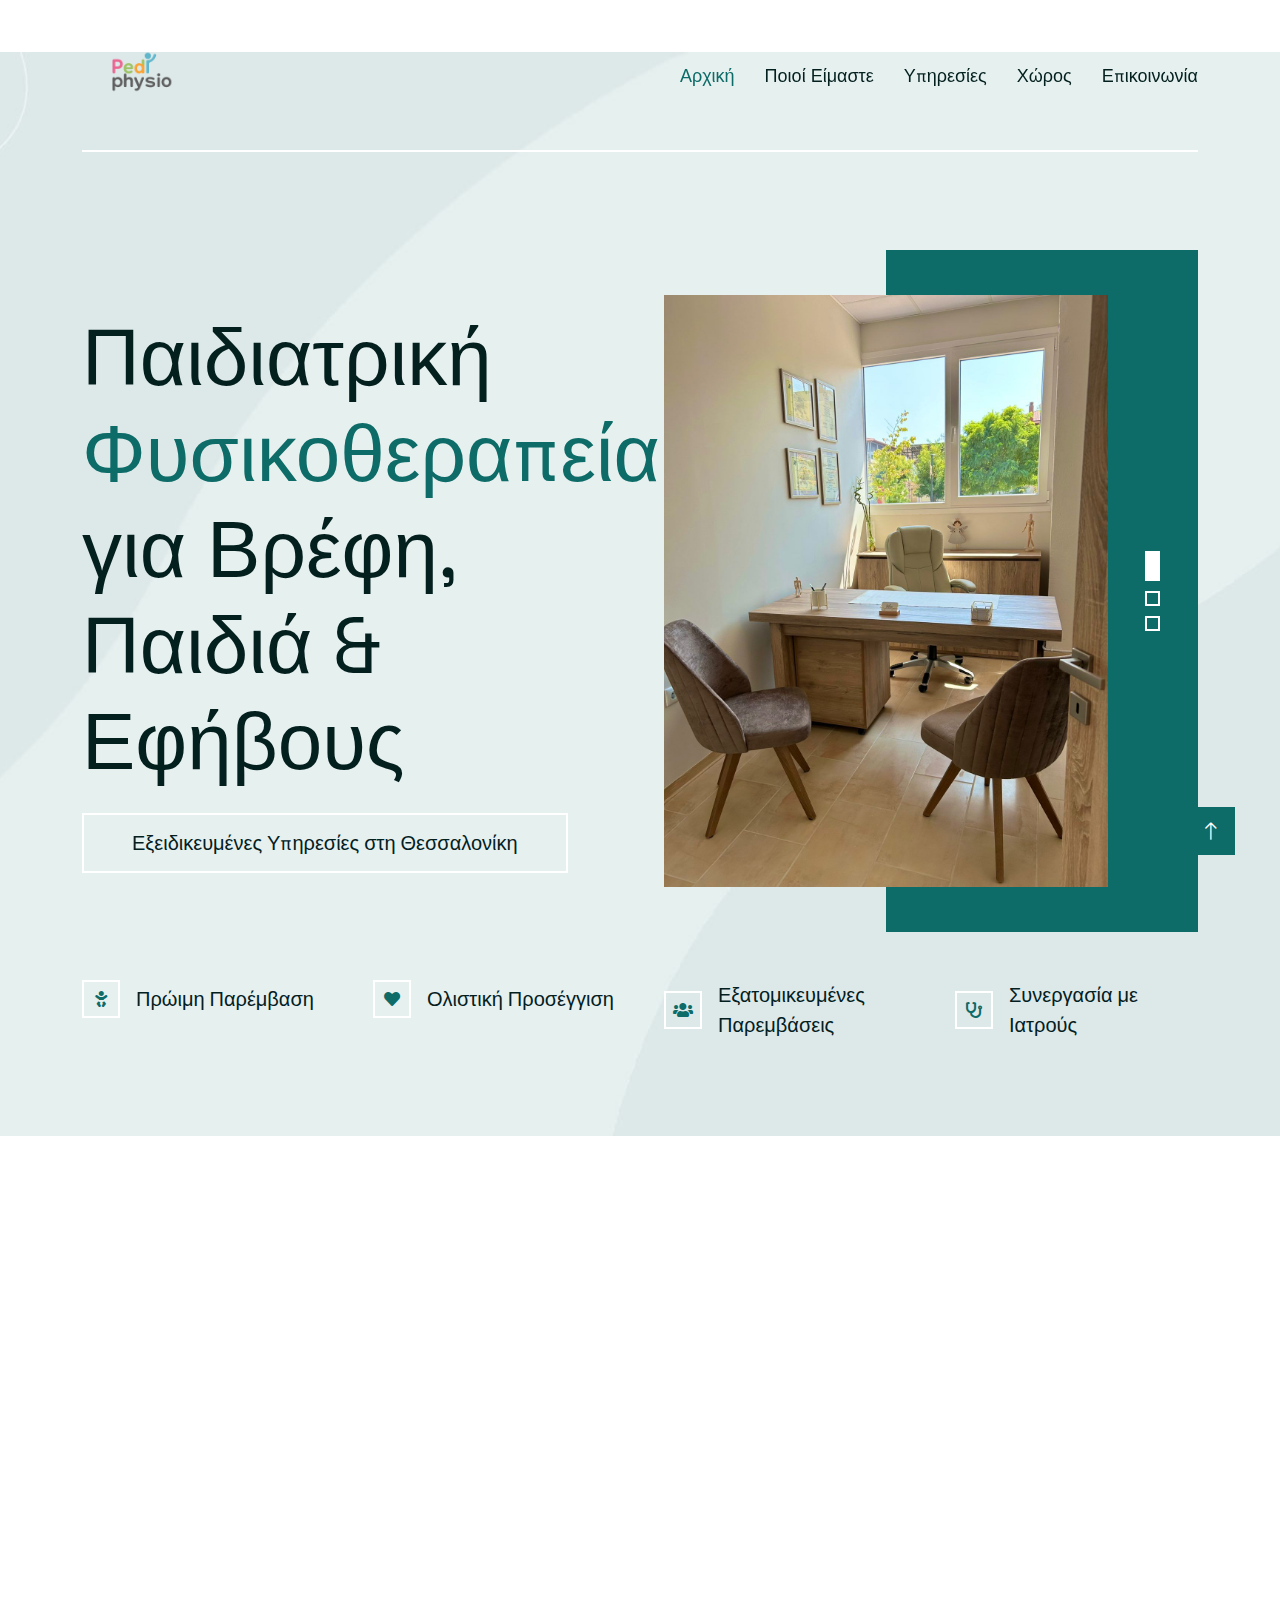
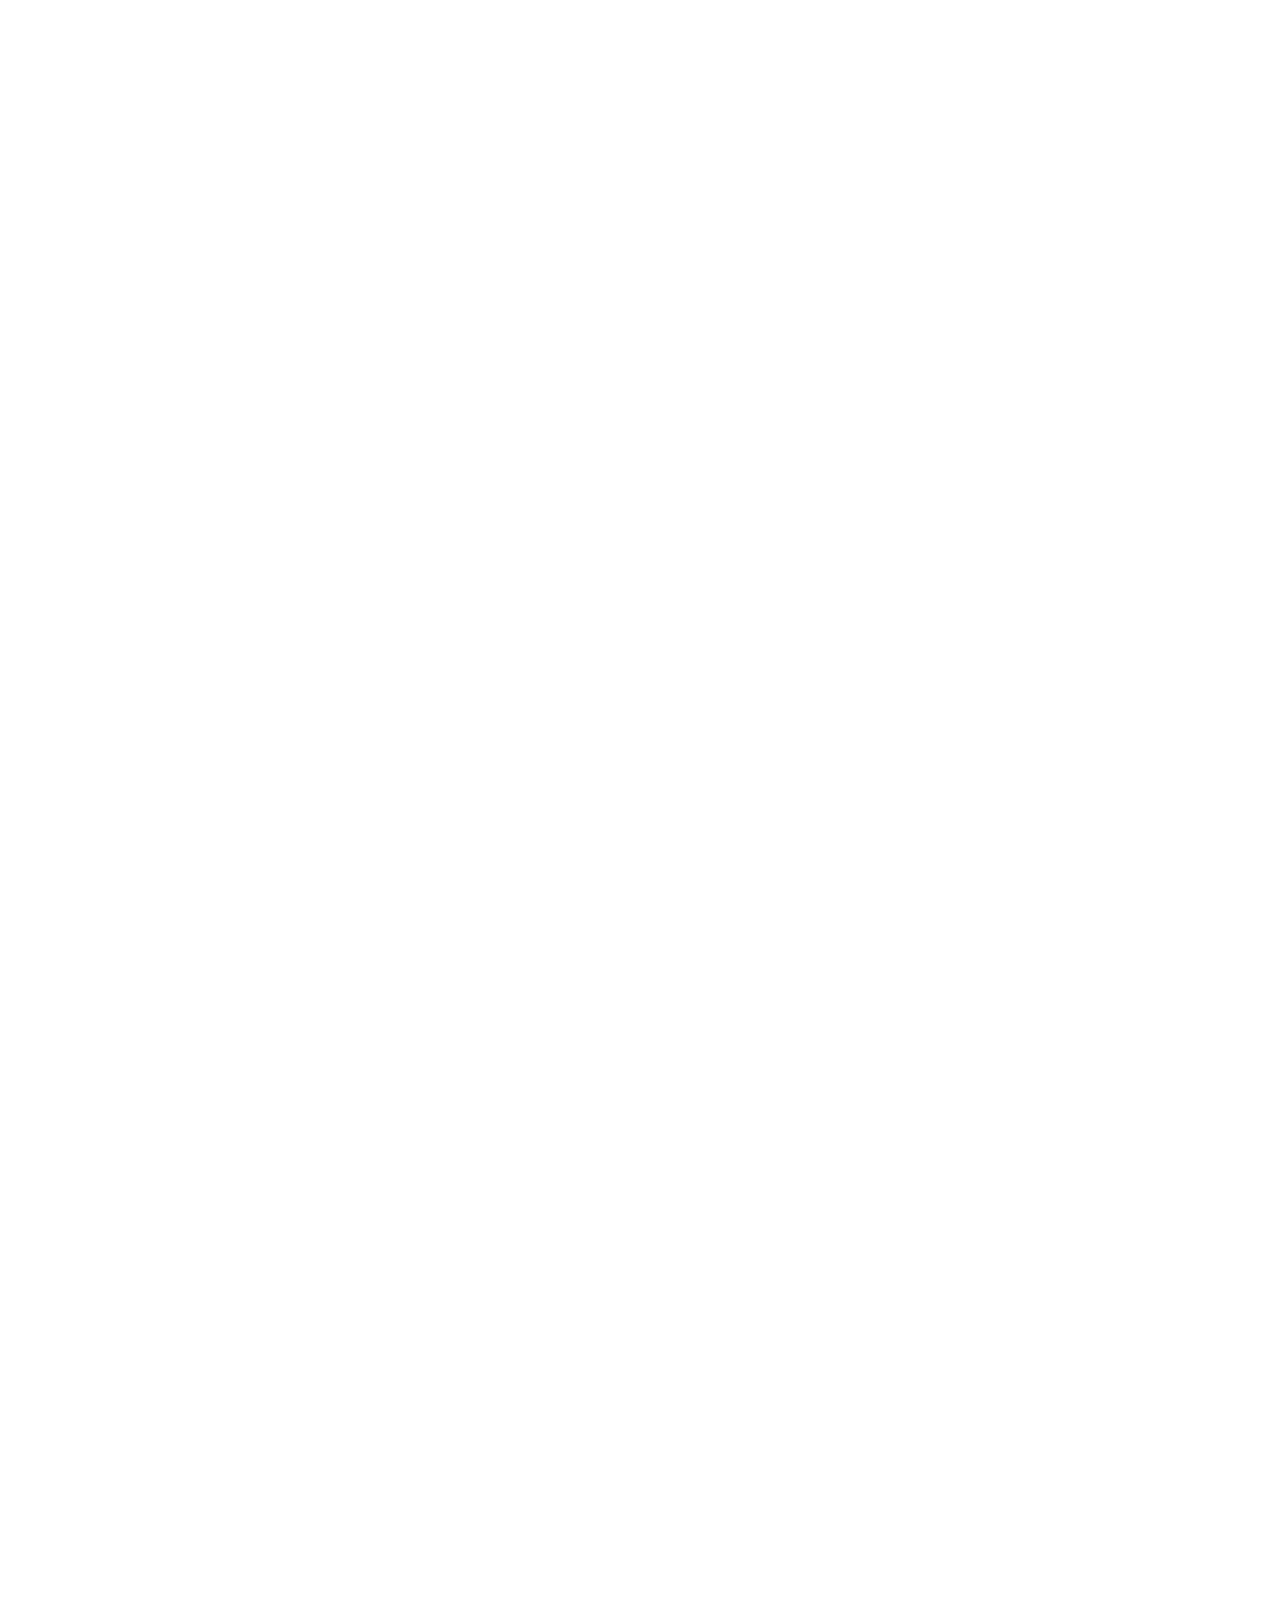
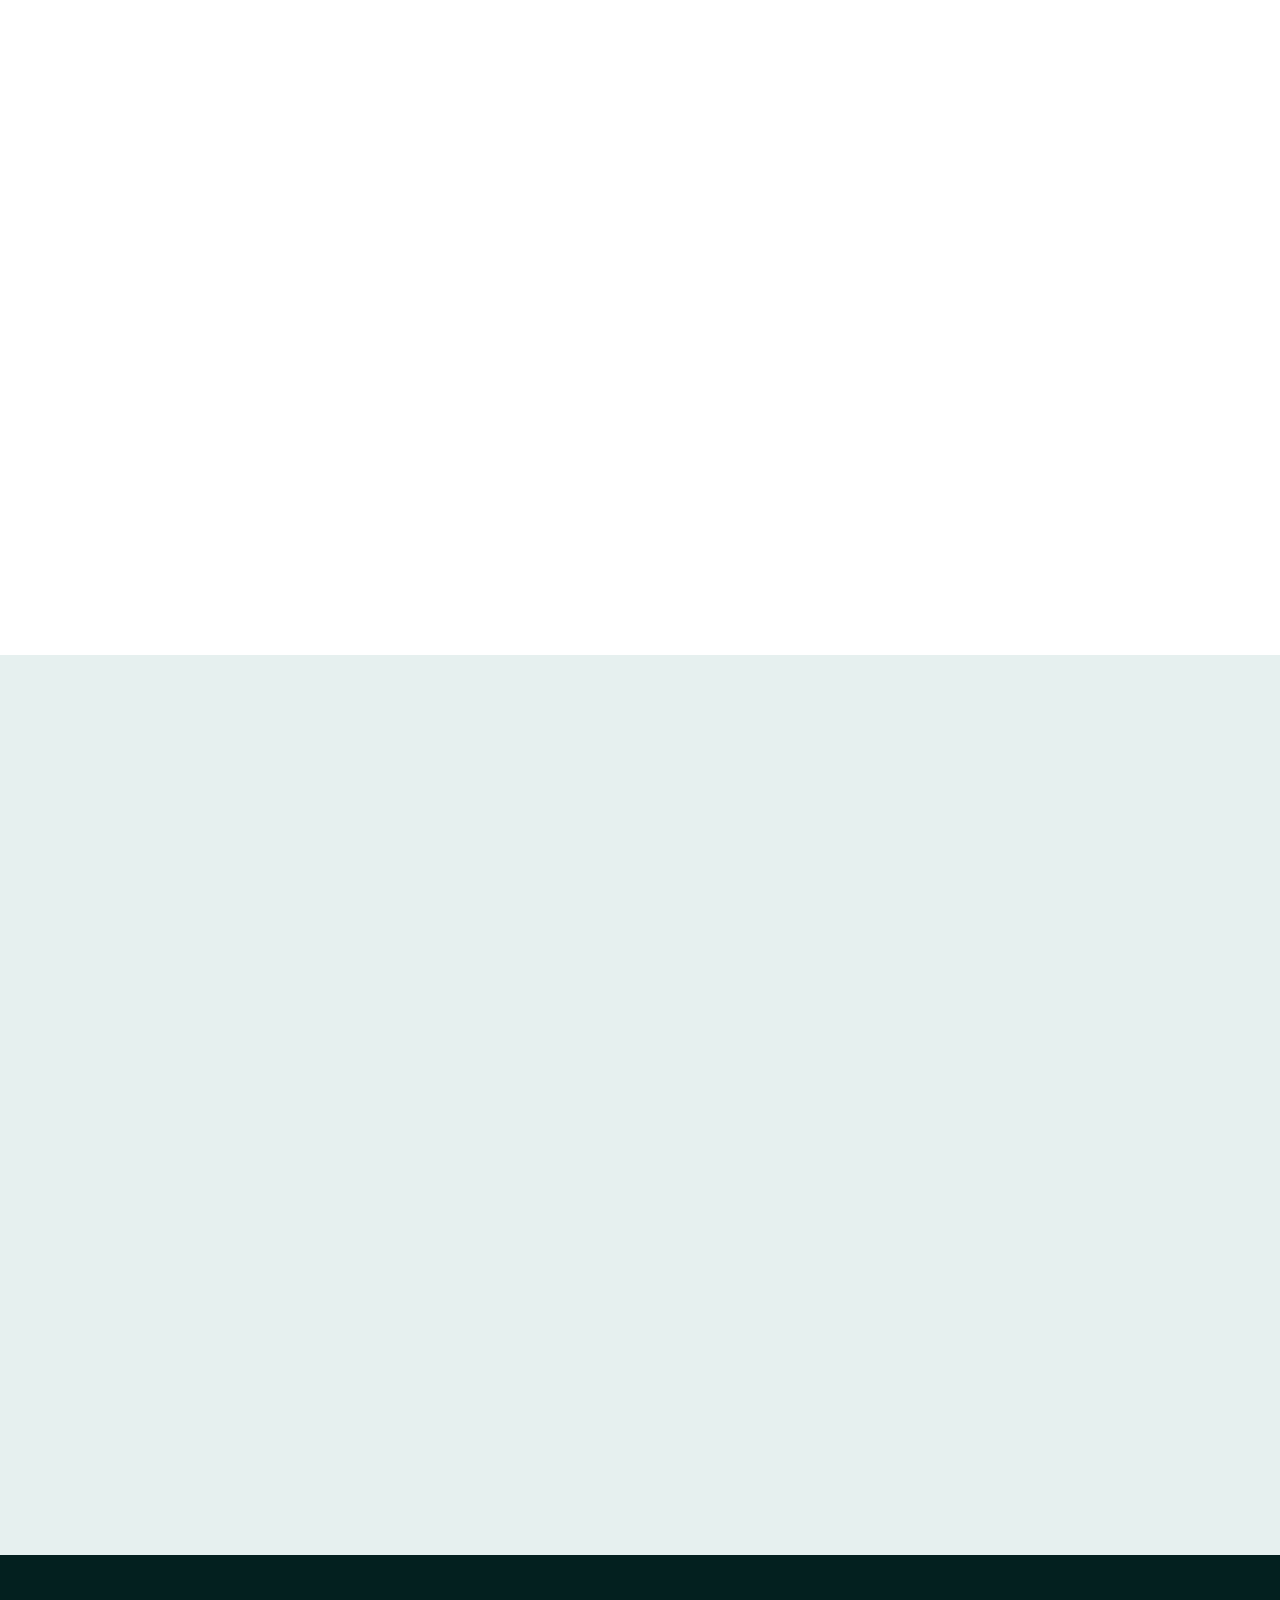
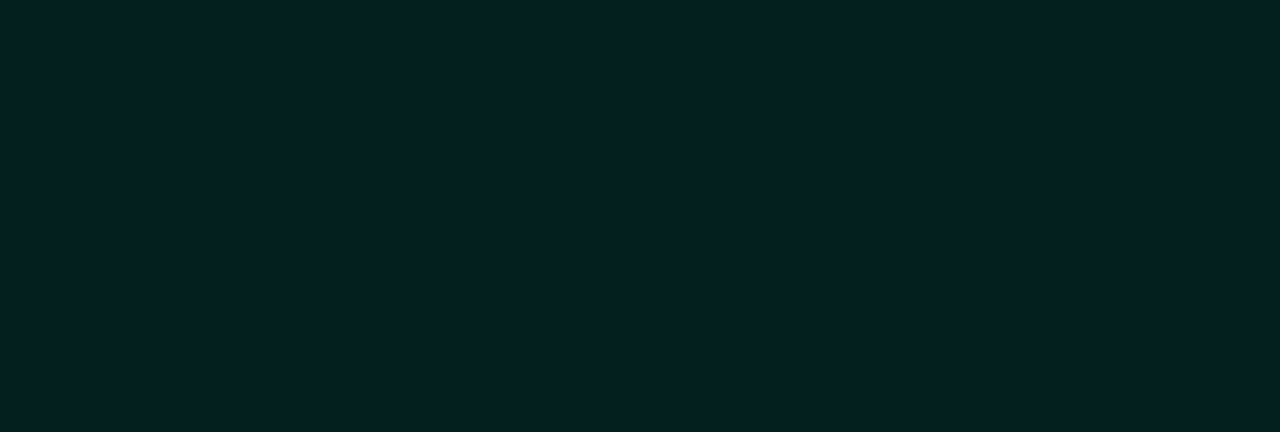
<file: index.html>
<!DOCTYPE html>
<html lang="en">

<head>
    <meta charset="utf-8">
    <title>Pediphysio - Παιδιατρική Φυσικοθεραπεία Θεσσαλονίκη</title>
    <meta content="width=device-width, initial-scale=1.0" name="viewport">
    <meta content="παιδιατρική φυσικοθεραπεία, βρέφη, παιδιά, εφήβους, Θεσσαλονίκη, κινητικές δυσκολίες" name="keywords">
    <meta content="Το Pediphysio προσφέρει εξειδικευμένες υπηρεσίες Παιδιατρικής Φυσικοθεραπείας σε βρέφη, παιδιά και εφήβους στη Θεσσαλονίκη" name="description">

    <!-- Google tag (gtag.js) -->
    <script async src="https://www.googletagmanager.com/gtag/js?id=AW-17615848475"></script>
    <script>
        window.dataLayer = window.dataLayer || [];
        function gtag(){dataLayer.push(arguments);} 
        gtag('js', new Date());

        gtag('config', 'AW-17615848475');
    </script>

    <!-- Favicon -->
    <link href="img/favicon.ico" rel="icon">

    <!-- Google Web Fonts -->
    <link rel="preconnect" href="https://fonts.googleapis.com">
    <link rel="preconnect" href="https://fonts.gstatic.com" crossorigin>
    <link href="https://fonts.googleapis.com/css2?family=Open+Sans&family=Space+Grotesk&family=Poppins:wght@300;400;500;600;700&display=swap" rel="stylesheet">

    <!-- Icon Font Stylesheet -->
    <link href="https://cdnjs.cloudflare.com/ajax/libs/font-awesome/5.10.0/css/all.min.css" rel="stylesheet">
    <link href="https://cdn.jsdelivr.net/npm/bootstrap-icons@1.4.1/font/bootstrap-icons.css" rel="stylesheet">

    <!-- Libraries Stylesheet -->
    <link href="lib/animate/animate.min.css" rel="stylesheet">
    <link href="lib/owlcarousel/assets/owl.carousel.min.css" rel="stylesheet">

    <!-- Customized Bootstrap Stylesheet -->
    <link href="css/bootstrap.min.css" rel="stylesheet">

    <!-- Template Stylesheet -->
    <link href="css/style.css?v=1.1" rel="stylesheet">
</head>

<body>
    <!-- Spinner Start -->
    <div id="spinner"
        class="show bg-white position-fixed translate-middle w-100 vh-100 top-50 start-50 d-flex align-items-center justify-content-center">
        <div class="spinner-grow text-primary" style="width: 3rem; height: 3rem;" role="status">
            <span class="sr-only">Loading...</span>
        </div>
    </div>
    <!-- Spinner End -->


    <!-- Navbar Start -->
    <div class="container-fluid sticky-top">
        <div class="container">
            <nav class="navbar navbar-expand-lg navbar-light border-bottom border-2 border-white">
                <a href="index.html" class="navbar-brand">
                    <img src="img/logo.png" alt="Pediphysio" style="height: 110px;">
                </a>
                <button type="button" class="navbar-toggler ms-auto me-0" data-bs-toggle="collapse"
                    data-bs-target="#navbarCollapse">
                    <span class="navbar-toggler-icon"></span>
                </button>
                <div class="collapse navbar-collapse" id="navbarCollapse">
                    <div class="navbar-nav ms-auto">
                        <a href="index.html" class="nav-item nav-link active">Αρχική</a>
                        <a href="about.html" class="nav-item nav-link">Ποιοί Είμαστε</a>
                        <a href="service.html" class="nav-item nav-link">Υπηρεσίες</a>
                        <a href="project.html" class="nav-item nav-link">Χώρος</a>
                        <a href="contact.html" class="nav-item nav-link">Επικοινωνία</a>
                    </div>
                </div>
            </nav>
        </div>
    </div>
    <!-- Navbar End -->


    <!-- Hero Start -->
    <div class="container-fluid pb-5 hero-header bg-light mb-5">
        <div class="container py-5">
            <div class="row g-5 align-items-center mb-5">
                <div class="col-lg-6">
                    <h1 class="display-1 mb-4 animated slideInRight">Παιδιατρική <span class="text-primary">Φυσικοθεραπεία</span>
                        για Βρέφη, Παιδιά & Εφήβους</h1>
                    <h5 class="d-inline-block border border-2 border-white py-3 px-5 mb-0 animated slideInRight">
                        Εξειδικευμένες Υπηρεσίες στη Θεσσαλονίκη</h5>
                </div>
                <div class="col-lg-6">
                    <div class="owl-carousel header-carousel animated fadeIn">
                        <img class="img-fluid" src="img/hero-slider-1.jpg" alt="">
                        <img class="img-fluid" src="img/hero-slider-2.jpg" alt="">
                        <img class="img-fluid" src="img/hero-slider-3.jpg" alt="">
                    </div>
                </div>
            </div>
            <div class="row g-5 animated fadeIn">
                <div class="col-md-6 col-lg-3">
                    <div class="d-flex align-items-center">
                        <div class="flex-shrink-0 btn-square border border-2 border-white me-3">
                            <i class="fa fa-baby text-primary"></i>
                        </div>
                        <h5 class="lh-base mb-0">Πρώιμη Παρέμβαση</h5>
                    </div>
                </div>
                <div class="col-md-6 col-lg-3">
                    <div class="d-flex align-items-center">
                        <div class="flex-shrink-0 btn-square border border-2 border-white me-3">
                            <i class="fa fa-heart text-primary"></i>
                        </div>
                        <h5 class="lh-base mb-0">Ολιστική Προσέγγιση</h5>
                    </div>
                </div>
                <div class="col-md-6 col-lg-3">
                    <div class="d-flex align-items-center">
                        <div class="flex-shrink-0 btn-square border border-2 border-white me-3">
                            <i class="fa fa-users text-primary"></i>
                        </div>
                        <h5 class="lh-base mb-0">Εξατομικευμένες Παρεμβάσεις</h5>
                    </div>
                </div>
                <div class="col-md-6 col-lg-3">
                    <div class="d-flex align-items-center">
                        <div class="flex-shrink-0 btn-square border border-2 border-white me-3">
                            <i class="fa fa-stethoscope text-primary"></i>
                        </div>
                        <h5 class="lh-base mb-0">Συνεργασία με Ιατρούς</h5>
                    </div>
                </div>
            </div>
        </div>
    </div>
    <!-- Hero End -->


    <!-- About Start -->
    <div class="container-fluid py-5">
        <div class="container">
            <div class="row g-5">
                <div class="col-lg-6">
                    <div class="row">
                        <div class="col-6 wow fadeIn" data-wow-delay="0.1s">
                            <img class="img-fluid" src="img/about-1.jpg" alt="">
                        </div>
                        <div class="col-6 wow fadeIn" data-wow-delay="0.3s">
                            <div class="position-relative h-100">
                                <img class="img-fluid w-100" src="img/about-2.jpg" alt="" style="height: 70%; object-fit: cover;">
                                <div class="position-absolute bottom-0 w-100 d-flex align-items-center justify-content-center bg-primary px-3 py-3" style="height: 30%;">
                                    <h4 class="text-white lh-base mb-0 text-center">Εξειδικευμένη Φροντίδα για Παιδιά</h4>
                                </div>
                            </div>
                        </div>
                    </div>
                </div>
                <div class="col-lg-6 wow fadeIn" data-wow-delay="0.5s">
                    <h1 class="mb-5"><span class="text-primary bg-light px-2">Σχετικά</span> με το
                        Pediphysio</h1>
                    <p class="mb-4">Το Pediphysio προσφέρει εξειδικευμένες υπηρεσίες Παιδιατρικής Φυσικοθεραπείας σε βρέφη, παιδιά και εφήβους που αντιμετωπίζουν κινητικές δυσκολίες, είτε συγγενείς είτε επίκτητες.</p>
                    <p class="mb-5">Με επίκεντρο το παιδί και την οικογένειά του, εφαρμόζουμε μια ολιστική προσέγγιση βασισμένη σε σύγχρονα επιστημονικά εργαλεία, διαρκή συνεργασία με την ιατρική ομάδα και εξατομικευμένες παρεμβάσεις και συμβουλευτική υποστήριξη.</p>
                    <div class="row g-3">
                        <div class="col-sm-6">
                            <h6 class="mb-3"><i class="fa fa-check text-primary me-2"></i>Εξειδικευμένο Προσωπικό</h6>
                            <h6 class="mb-0"><i class="fa fa-check text-primary me-2"></i>Μεταπτυχιακή Εκπαίδευση</h6>
                        </div>
                        <div class="col-sm-6">
                            <h6 class="mb-3"><i class="fa fa-check text-primary me-2"></i>Ολιστική Προσέγγιση</h6>
                            <h6 class="mb-0"><i class="fa fa-check text-primary me-2"></i>Συνεργασία με Ιατρούς</h6>
                        </div>
                    </div>
                    <div class="d-flex align-items-center mt-5">
                        <a class="btn btn-primary px-4 me-2" href="about.html">Μάθετε Περισσότερα</a>
                        <a class="btn btn-outline-primary btn-square border-2 me-2" href="https://www.facebook.com/Pediphysio" target="_blank" rel="noopener noreferrer"><i
                                class="fab fa-facebook-f"></i></a>
                        <a class="btn btn-outline-primary btn-square border-2" href="https://www.instagram.com/pediphysio_" target="_blank" rel="noopener noreferrer"><i
                                class="fab fa-instagram"></i></a>
                    </div>
                </div>
            </div>
        </div>
    </div>
    <!-- About End -->


    <!-- Feature Start -->
    <div class="container-fluid py-5">
        <div class="container">
            <div class="text-center wow fadeIn" data-wow-delay="0.1s">
                <h1 class="mb-5">Γιατί να Επιλέξετε <span class="text-primary bg-light px-2">Το Pediphysio</span>
                </h1>
            </div>
            <div class="row g-5 align-items-center text-center">
                <div class="col-md-6 col-lg-4 wow fadeIn" data-wow-delay="0.1s">
                    <i class="fa fa-baby fa-5x text-primary mb-4"></i>
                    <h4>Πρώιμη Παρέμβαση</h4>
                    <p class="mb-0">Εξειδικευμένες υπηρεσίες για βρέφη με στόχο την πρόληψη κινητικών δυσλειτουργιών και την υποστήριξη της αισθητικοκινητικής ανάπτυξης.</p>
                </div>
                <div class="col-md-6 col-lg-4 wow fadeIn" data-wow-delay="0.3s">
                    <i class="fa fa-graduation-cap fa-5x text-primary mb-4"></i>
                    <h4>Μεταπτυχιακή Εκπαίδευση</h4>
                    <p class="mb-0">Η Εβελίνα είναι απόφοιτη Μεταπτυχιακού Προγράμματος στην Παιδιατρική Φυσικοθεραπεία και έχει ολοκληρώσει εξειδίκευση στη μέθοδο NDT Bobath καθώς και στη μέθοδο Baby Bobath.</p>
                </div>
                <div class="col-md-6 col-lg-4 wow fadeIn" data-wow-delay="0.5s">
                    <i class="fa fa-heart fa-5x text-primary mb-4"></i>
                    <h4>Ολιστική Προσέγγιση</h4>
                    <p class="mb-0">Με επίκεντρο το παιδί και την οικογένεια, εφαρμόζουμε εξατομικευμένες παρεμβάσεις και συμβουλευτική υποστήριξη.</p>
                </div>
                <div class="col-md-6 col-lg-4 wow fadeIn" data-wow-delay="0.1s">
                    <i class="fa fa-stethoscope fa-5x text-primary mb-4"></i>
                    <h4>Συνεργασία με Ιατρούς</h4>
                    <p class="mb-0">Διαρκής συνεργασία με την ιατρική ομάδα για συντονισμένη και ολοκληρωμένη προσέγγιση στη θεραπεία.</p>
                </div>
                <div class="col-md-6 col-lg-4 wow fadeIn" data-wow-delay="0.3s">
                    <i class="fa fa-users fa-5x text-primary mb-4"></i>
                    <h4>Εξατομικευμένες Παρεμβάσεις</h4>
                    <p class="mb-0">Κάθε παιδί είναι μοναδικό. Δημιουργούμε εξατομικευμένα θεραπευτικά προγράμματα βασισμένα στις ανάγκες του.</p>
                </div>
                <div class="col-md-6 col-lg-4 wow fadeIn" data-wow-delay="0.5s">
                    <i class="fa fa-clipboard-check fa-5x text-primary mb-4"></i>
                    <h4>Σύγχρονα Εργαλεία</h4>
                    <p class="mb-0">Χρησιμοποιούμε σύγχρονα επιστημονικά εργαλεία και μεθόδους για την καλύτερη δυνατή αξιολόγηση και θεραπεία.</p>
                </div>
            </div>
        </div>
    </div>
    <!-- Feature End -->


    <!-- Project Start -->
    <div class="container-fluid mt-5">
        <div class="container mt-5">
            <div class="row g-0">
                <div class="col-lg-5 wow fadeIn" data-wow-delay="0.1s">
                    <div class="d-flex flex-column justify-content-center bg-primary h-100 p-5">
                        <h1 class="text-white mb-5">Ο <span
                                class="text-primary bg-light px-2">Χώρος</span> μας</h1>
                        <h4 class="text-white mb-0"><span class="display-1">100</span> τ.μ. σύγχρονος χώρος στην Ευκαρπία</h4>
                    </div>
                </div>
                <div class="col-lg-7">
                    <div class="row g-0">
                        <div class="col-md-6 col-lg-4 wow fadeIn" data-wow-delay="0.2s">
                            <div class="project-item position-relative overflow-hidden">
                                <img class="img-fluid w-100" src="img/project-1.jpg" alt="">
                            </div>
                        </div>
                        <div class="col-md-6 col-lg-4 wow fadeIn" data-wow-delay="0.3s">
                            <div class="project-item position-relative overflow-hidden">
                                <img class="img-fluid w-100" src="img/project-2.jpg" alt="">
                            </div>
                        </div>
                        <div class="col-md-6 col-lg-4 wow fadeIn" data-wow-delay="0.4s">
                            <div class="project-item position-relative overflow-hidden">
                                <img class="img-fluid w-100" src="img/project-3.jpg" alt="">
                            </div>
                        </div>
                        <div class="col-md-6 col-lg-4 wow fadeIn" data-wow-delay="0.5s">
                            <div class="project-item position-relative overflow-hidden">
                                <img class="img-fluid w-100" src="img/project-4.jpg" alt="">
                            </div>
                        </div>
                        <div class="col-md-6 col-lg-4 wow fadeIn" data-wow-delay="0.6s">
                            <div class="project-item position-relative overflow-hidden">
                                <img class="img-fluid w-100" src="img/project-5.jpg" alt="">
                            </div>
                        </div>
                        <div class="col-md-6 col-lg-4 wow fadeIn" data-wow-delay="0.7s">
                            <div class="project-item position-relative overflow-hidden">
                                <img class="img-fluid w-100" src="img/project-6.jpg" alt="">
                            </div>
                        </div>
                    </div>
                </div>
            </div>
        </div>
    </div>
    <!-- Project End -->


    <!-- Service Start -->
    <div class="container-fluid py-5">
        <div class="container py-5">
            <div class="row g-5 align-items-center">
                <div class="col-lg-5 wow fadeIn" data-wow-delay="0.1s">
                    <h1 class="mb-5">Οι <span
                            class="text-primary bg-light px-2">Υπηρεσίες</span> μας</h1>
                    <p>Αξιοποιώντας την εκτενή κλινική μας εμπειρία, σε ένα ευρύ φάσμα κινητικών δυσλειτουργιών, αξιολογούμε και αντιμετωπίζουμε κάθε είδους κινητική διαταραχή που μπορεί να εμφανιστεί από την νεογνική έως και την εφηβική ηλικία.</p>
                    <p class="mb-5">Προσφέρουμε εξειδικευμένες υπηρεσίες παιδιατρικής φυσικοθεραπείας, πρώιμη παρέμβαση και συμβουλευτική υποστήριξη με σύγχρονες μεθόδους και εξατομικευμένη προσέγγιση.</p>
                    <div class="d-flex align-items-center bg-light">
                        <div class="btn-square flex-shrink-0 bg-primary" style="width: 100px; height: 100px;">
                            <i class="fa fa-phone fa-2x text-white"></i>
                        </div>
                        <div class="px-3">
                            <h3>+30 6980822886</h3>
                            <span>Καλέστε μας για να κλείσετε το ραντεβού σας</span>
                        </div>
                    </div>
                </div>
                <div class="col-lg-7">
                    <div class="row g-0">
                        <div class="col-md-6 wow fadeIn" data-wow-delay="0.2s">
                            <div class="service-item h-100 d-flex flex-column justify-content-center bg-primary">
                                <h3 class="mb-4">Παιδιατρική Φυσικοθεραπεία</h3>
                                <p class="mb-0">Αντιμετωπίζουμε: Προωρότητα, Πλαγιοκεφαλία, Ραιβόκρανο, Εγκεφαλική παράλυση, Σύνδρομα, Καθυστέρηση αναπτυξιακών οροσήμων, Μυϊκές δυστροφίες και αδιάγνωστα περιστατικά.</p>
                            </div>
                        </div>
                        <div class="col-md-6 wow fadeIn" data-wow-delay="0.4s">
                            <div class="service-item h-100 d-flex flex-column justify-content-center bg-light">
                                <h3 class="mb-4">Πρώιμη Παρέμβαση</h3>
                                <p class="mb-0">Προλαμβάνουμε κινητικές δυσλειτουργίες, υποστηρίζουμε την αισθητικοκινητική ανάπτυξη, ενισχύουμε την αλληλεπίδραση με το περιβάλλον και υποστηρίζουμε την οικογένεια.</p>
                            </div>
                        </div>
                        <div class="col-md-6 wow fadeIn" data-wow-delay="0.6s">
                            <div class="service-item h-100 d-flex flex-column justify-content-center bg-light">
                                <h3 class="mb-4">Συμβουλευτική Γονέων</h3>
                                <p class="mb-0">Εκπαιδευτική υποστήριξη και καθοδήγηση γονέων για την καλύτερη φροντίδα του παιδιού στο σπίτι.</p>
                            </div>
                        </div>
                        <div class="col-md-6 wow fadeIn" data-wow-delay="0.8s">
                            <div class="service-item h-100 d-flex flex-column justify-content-center bg-primary">
                                <h3 class="mb-4">Αξιολόγηση & Reports</h3>
                                <p class="mb-0">Αξιολόγηση κινητικών δεξιοτήτων, σύνταξη reports, βιντεοσκοπήσεις περιστατικών, εκπαιδευτικές ημερίδες για γιατρούς και γονείς, ανοιχτές ώρες παρακολούθησης.</p>
                            </div>
                        </div>
                    </div>
                </div>
            </div>
        </div>
    </div>
    <!-- Service End -->




    <!-- First Visit Start -->
    <div class="container-fluid py-5 bg-light">
        <div class="container py-5">
            <div class="row g-5 align-items-center">
                <div class="col-lg-6 wow fadeIn" data-wow-delay="0.1s">
                    <img class="img-fluid rounded" src="img/about-1.jpg" alt="Πρώτη Επίσκεψη">
                </div>
                <div class="col-lg-6 wow fadeIn" data-wow-delay="0.5s">
                    <h1 class="mb-5"><span class="text-primary bg-white px-2">Πρώτη</span> Επίσκεψη</h1>
                    <p class="mb-4">Στην πρώτη επίσκεψη γίνεται η αξιολόγηση. Λαμβάνουμε το πλήρες ιστορικό του παιδιού και έπειτα περνάμε στην κλινική παρατήρηση και αξιολόγηση.</p>
                    <p class="mb-4">Οι γονείς ενημερώνονται πλήρως για τις ανάγκες του παιδιού τους και στη συνέχεια θέτονται οι θεραπευτικοί στόχοι, πάντοτε σε συνεργασία με τους γονείς.</p>
                    <p class="mb-4">Παράλληλα, δημιουργούμε έναν πλήρη φάκελο που καταγράφει την εικόνα του παιδιού και παρακολουθεί τη συνεχιζόμενη πρόοδό του.</p>
                    <div class="bg-primary p-4 rounded">
                        <h5 class="text-white mb-3"><i class="fa fa-info-circle me-2"></i>Υπενθύμιση</h5>
                        <p class="text-white mb-2">• Το παιδί να φοράει ελαφριά και άνετα ρούχα</p>
                        <p class="text-white mb-0">• Να έχει μαζί του ένα παγούρι με νερό</p>
                    </div>
                </div>
            </div>
        </div>
    </div>
    <!-- First Visit End -->




    <!-- Footer Start -->
    <div class="container-fluid bg-dark text-white-50 footer pt-5">
        <div class="container py-5">
            <div class="row g-5">
                <div class="col-md-6 col-lg-3 wow fadeIn" data-wow-delay="0.1s">
                    <a href="index.html" class="d-inline-block mb-3">
                        <h1 class="text-white">Pediphysio</h1>
                    </a>
                    <p class="mb-0">Εξειδικευμένες υπηρεσίες Παιδιατρικής Φυσικοθεραπείας σε βρέφη, παιδιά και εφήβους. Ολιστική προσέγγιση με σύγχρονα επιστημονικά εργαλεία και εξατομικευμένες παρεμβάσεις.</p>
                </div>
                <div class="col-md-6 col-lg-3 wow fadeIn" data-wow-delay="0.3s">
                    <h5 class="text-white mb-4">Επικοινωνία</h5>
                    <p><i class="fa fa-map-marker-alt me-3"></i>Πολυτεχνείου 44, Ευκαρπία, Θεσσαλονίκη</p>
                    <p><i class="fa fa-phone-alt me-3"></i>+30 6980822886</p>
                    <p><i class="fa fa-envelope me-3"></i>Pediphysio.info@gmail.com</p>
                    <div class="d-flex pt-2">
                        <a class="btn btn-outline-primary btn-square border-2 me-2" href="https://www.facebook.com/Pediphysio" target="_blank" rel="noopener noreferrer"><i
                                class="fab fa-facebook-f"></i></a>
                        <a class="btn btn-outline-primary btn-square border-2" href="https://www.instagram.com/pediphysio_" target="_blank" rel="noopener noreferrer"><i
                                class="fab fa-instagram"></i></a>
                    </div>
                </div>
                <div class="col-md-6 col-lg-3 wow fadeIn" data-wow-delay="0.5s">
                    <h5 class="text-white mb-4">Ωράριο Λειτουργίας</h5>
                    <p class="text-white-50 mb-1">Δευτέρα - Παρασκευή</p>
                    <p class="text-white mb-3">9:00 π.μ. - 9:00 μ.μ.</p>
                    <p class="text-white-50 mb-1">Σάββατο - Κυριακή</p>
                    <p class="text-white mb-0">Κλειστά</p>
                </div>
                <div class="col-md-6 col-lg-3 wow fadeIn" data-wow-delay="0.7s">
                    <h5 class="text-white mb-4">Οι Υπηρεσίες μας</h5>
                    <a class="btn btn-link" href="#!">Παιδιατρική Φυσικοθεραπεία</a>
                    <a class="btn btn-link" href="#!">Πρώιμη Παρέμβαση</a>
                    <a class="btn btn-link" href="#!">Συμβουλευτική Γονέων</a>
                    <a class="btn btn-link" href="#!">Αξιολόγηση & Reports</a>
                    <a class="btn btn-link" href="#!">Εκπαιδευτικές Ημερίδες</a>
                </div>
            </div>
        </div>
        <div class="container wow fadeIn" data-wow-delay="0.1s">
            <div class="copyright">
                <div class="row">
                    <div class="col-md-6 text-center text-md-start mb-3 mb-md-0">
                        &copy; <a class="border-bottom" href="#!">Pediphysio</a>, All Right Reserved.

                        <!--/*** This template is free as long as you keep the below author’s credit link/attribution link/backlink. ***/-->
                        <!--/*** If you'd like to use the template without the below author’s credit link/attribution link/backlink, ***/-->
                        <!--/*** you can purchase the Credit Removal License from "https://htmlcodex.com/credit-removal". ***/-->
                        Designed By <a class="border-bottom" href="https://htmlcodex.com">HTML Codex</a>. Distributed by
                        <a class="border-bottom" href="https://themewagon.com" target="_blank">ThemeWagon</a>
                    </div>
                    <div class="col-md-6 text-center text-md-end">
                        <div class="footer-menu">
                            <a href="#!">Home</a>
                            <a href="#!">Cookies</a>
                            <a href="#!">Help</a>
                            <a href="#!">FAQs</a>
                        </div>
                    </div>
                </div>
            </div>
        </div>
    </div>
    <!-- Footer End -->


    <!-- Back to Top -->
    <a href="#!" class="btn btn-lg btn-primary btn-lg-square back-to-top"><i class="bi bi-arrow-up"></i></a>


    <!-- JavaScript Libraries -->
    <script src="https://ajax.googleapis.com/ajax/libs/jquery/3.6.1/jquery.min.js"></script>
    <script src="https://cdn.jsdelivr.net/npm/bootstrap@5.0.0/dist/js/bootstrap.bundle.min.js"></script>
    <script src="lib/wow/wow.min.js"></script>
    <script src="lib/easing/easing.min.js"></script>
    <script src="lib/waypoints/waypoints.min.js"></script>
    <script src="lib/owlcarousel/owl.carousel.min.js"></script>

    <!-- Template Javascript -->
    <script src="js/main.js?v=1.1"></script>
</body>

</html>
</file>
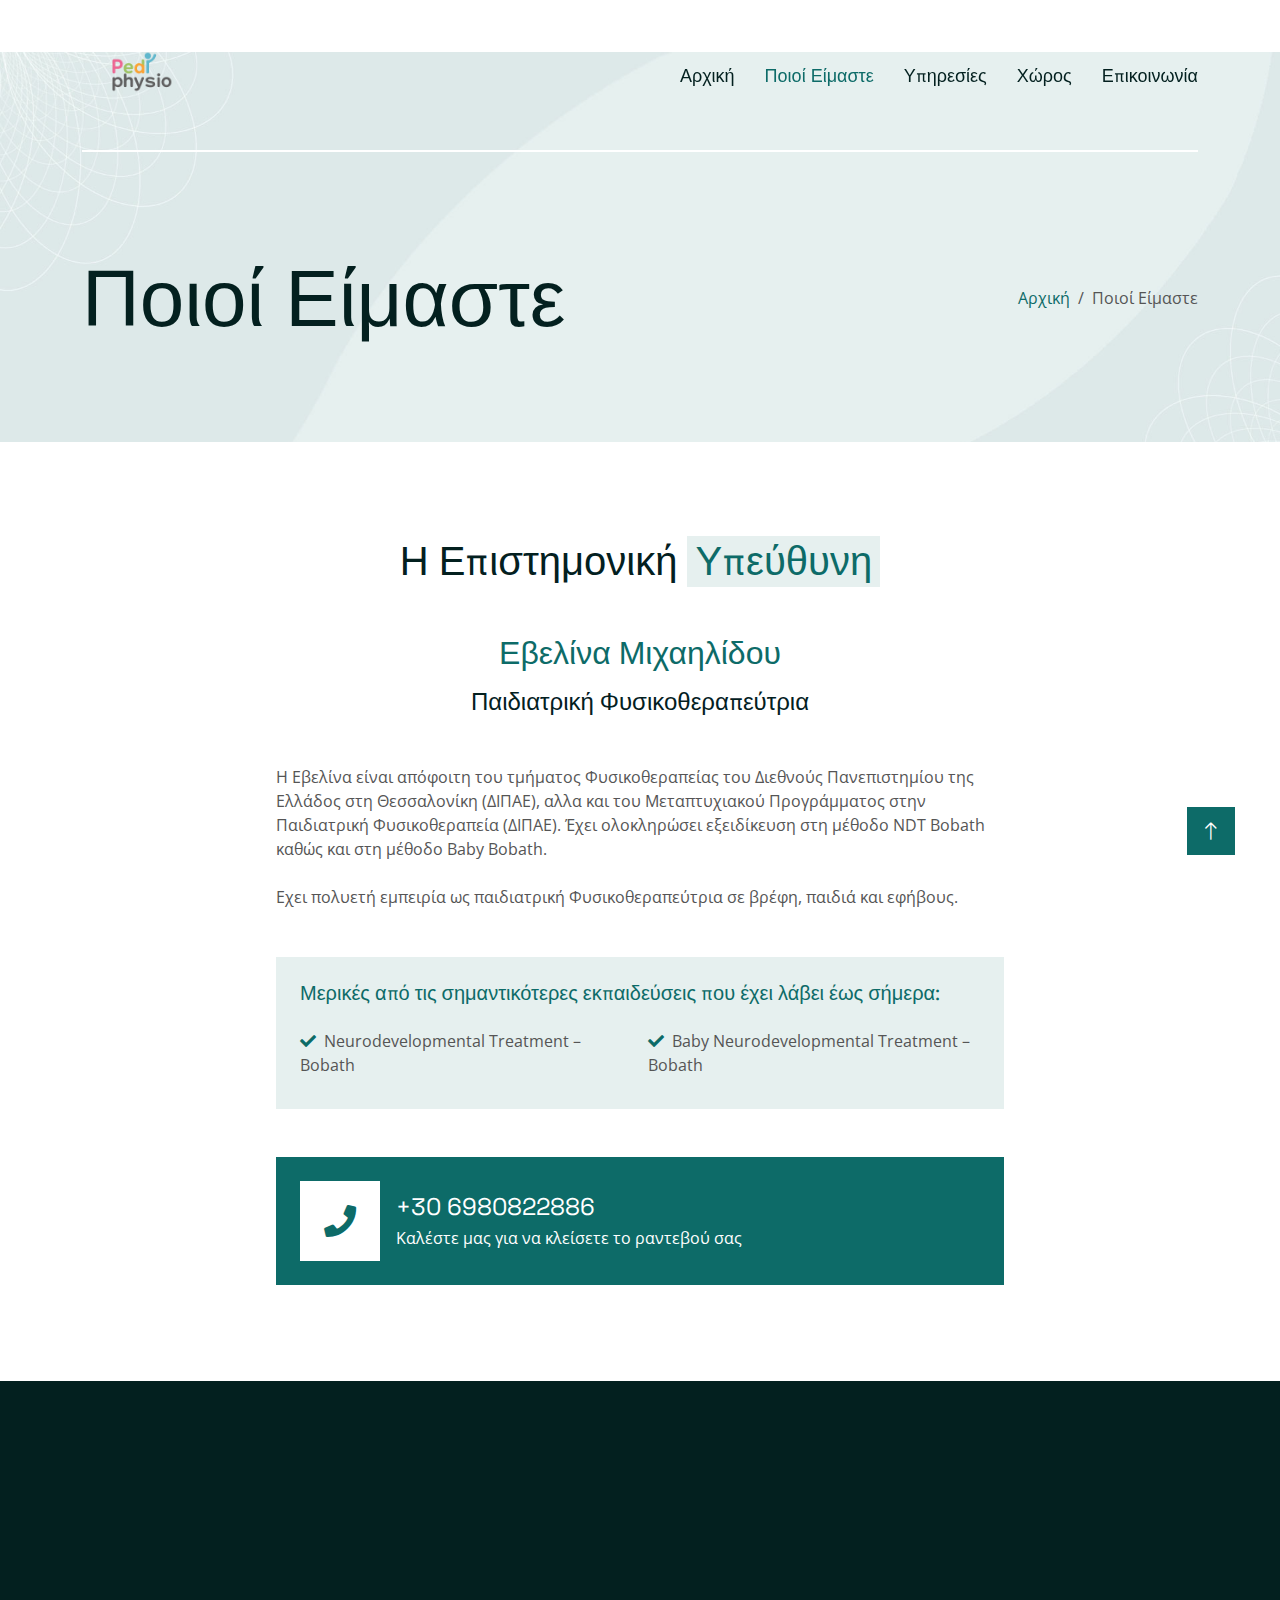
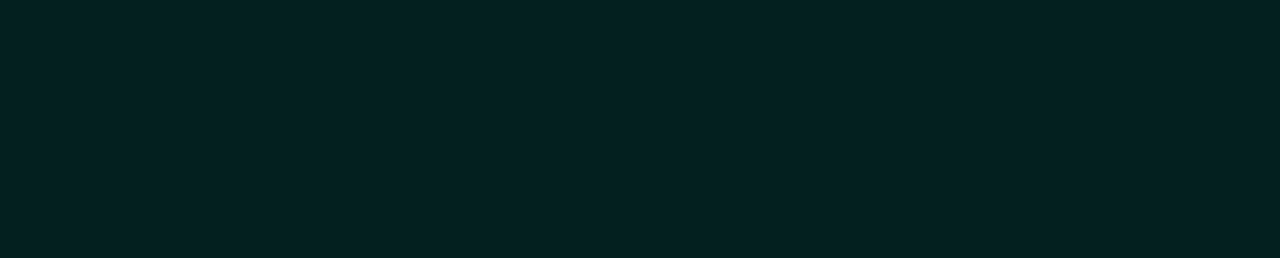
<file: about.html>
<!DOCTYPE html>
<html lang="en">

<head>
    <meta charset="utf-8">
    <title>Ποιοί Είμαστε - Pediphysio Παιδιατρική Φυσικοθεραπεία</title>
    <meta content="width=device-width, initial-scale=1.0" name="viewport">
    <meta content="παιδιατρική φυσικοθεραπεία, Εβελίνα Μιχαηλίδου, βρέφη, παιδιά, εφήβους, Θεσσαλονίκη" name="keywords">
    <meta content="Γνωρίστε την Εβελίνα Μιχαηλίδου, Παιδιατρική Φυσικοθεραπεύτρια με μεταπτυχιακή εκπαίδευση και πολυετή εμπειρία" name="description">

    <!-- Google tag (gtag.js) -->
    <script async src="https://www.googletagmanager.com/gtag/js?id=AW-17615848475"></script>
    <script>
        window.dataLayer = window.dataLayer || [];
        function gtag(){dataLayer.push(arguments);} 
        gtag('js', new Date());

        gtag('config', 'AW-17615848475');
    </script>

    <!-- Favicon -->
    <link href="img/favicon.ico" rel="icon">

    <!-- Google Web Fonts -->
    <link rel="preconnect" href="https://fonts.googleapis.com">
    <link rel="preconnect" href="https://fonts.gstatic.com" crossorigin>
    <link href="https://fonts.googleapis.com/css2?family=Open+Sans&family=Space+Grotesk&family=Poppins:wght@300;400;500;600;700&display=swap" rel="stylesheet">

    <!-- Icon Font Stylesheet -->
    <link href="https://cdnjs.cloudflare.com/ajax/libs/font-awesome/5.10.0/css/all.min.css" rel="stylesheet">
    <link href="https://cdn.jsdelivr.net/npm/bootstrap-icons@1.4.1/font/bootstrap-icons.css" rel="stylesheet">

    <!-- Libraries Stylesheet -->
    <link href="lib/animate/animate.min.css" rel="stylesheet">
    <link href="lib/owlcarousel/assets/owl.carousel.min.css" rel="stylesheet">

    <!-- Customized Bootstrap Stylesheet -->
    <link href="css/bootstrap.min.css" rel="stylesheet">

    <!-- Template Stylesheet -->
    <link href="css/style.css?v=1.1" rel="stylesheet">
</head>

<body>
    <!-- Spinner Start -->
    <div id="spinner"
        class="show bg-white position-fixed translate-middle w-100 vh-100 top-50 start-50 d-flex align-items-center justify-content-center">
        <div class="spinner-grow text-primary" style="width: 3rem; height: 3rem;" role="status">
            <span class="sr-only">Loading...</span>
        </div>
    </div>
    <!-- Spinner End -->


    <!-- Navbar Start -->
    <div class="container-fluid sticky-top">
        <div class="container">
            <nav class="navbar navbar-expand-lg navbar-light border-bottom border-2 border-white">
                <a href="index.html" class="navbar-brand">
                    <img src="img/logo.png" alt="Pediphysio" style="height: 110px;">
                </a>
                <button type="button" class="navbar-toggler ms-auto me-0" data-bs-toggle="collapse"
                    data-bs-target="#navbarCollapse">
                    <span class="navbar-toggler-icon"></span>
                </button>
                <div class="collapse navbar-collapse" id="navbarCollapse">
                    <div class="navbar-nav ms-auto">
                        <a href="index.html" class="nav-item nav-link">Αρχική</a>
                        <a href="about.html" class="nav-item nav-link active">Ποιοί Είμαστε</a>
                        <a href="service.html" class="nav-item nav-link">Υπηρεσίες</a>
                        <a href="project.html" class="nav-item nav-link">Χώρος</a>
                        <a href="contact.html" class="nav-item nav-link">Επικοινωνία</a>
                    </div>
                </div>
            </nav>
        </div>
    </div>
    <!-- Navbar End -->


    <!-- Hero Start -->
    <div class="container-fluid pb-5 bg-primary hero-header">
        <div class="container py-5">
            <div class="row g-3 align-items-center">
                <div class="col-lg-6 text-center text-lg-start">
                    <h1 class="display-1 mb-0 animated slideInLeft">Ποιοί Είμαστε</h1>
                </div>
                <div class="col-lg-6 animated slideInRight">
                    <nav aria-label="breadcrumb">
                        <ol class="breadcrumb justify-content-center justify-content-lg-end mb-0">
                            <li class="breadcrumb-item"><a class="text-primary" href="index.html">Αρχική</a></li>
                            <li class="breadcrumb-item text-secondary active" aria-current="page">Ποιοί Είμαστε</li>
                        </ol>
                    </nav>
                </div>
            </div>
        </div>
    </div>
    <!-- Hero End -->






    <!-- About Start -->
    <div class="container-fluid py-5">
        <div class="container py-5">
            <div class="text-center wow fadeIn" data-wow-delay="0.1s">
                <h1 class="mb-5">Η Επιστημονική <span class="text-primary bg-light px-2">Υπεύθυνη</span></h1>
            </div>
            <div class="row g-5 justify-content-center">
                <div class="col-lg-8 wow fadeIn" data-wow-delay="0.1s">
                    <div class="text-center mb-5">
                        <h2 class="text-primary mb-3">Εβελίνα Μιχαηλίδου</h2>
                        <h4 class="mb-4">Παιδιατρική Φυσικοθεραπεύτρια</h4>
                    </div>
                    
                    <div class="mb-5">
                        <p class="mb-4">Η Εβελίνα είναι απόφοιτη του τμήματος Φυσικοθεραπείας του Διεθνούς Πανεπιστημίου της Ελλάδος στη Θεσσαλονίκη (ΔΙΠΑΕ), αλλα και του Μεταπτυχιακού Προγράμματος στην Παιδιατρική Φυσικοθεραπεία (ΔΙΠΑΕ). Έχει ολοκληρώσει εξειδίκευση στη μέθοδο NDT Bobath καθώς και στη μέθοδο Baby Bobath.</p>
                        <p class="mb-5">Εχει πολυετή εμπειρία ως παιδιατρική Φυσικοθεραπεύτρια σε βρέφη, παιδιά και εφήβους.</p>
                    </div>

                    <div class="bg-light p-4 rounded">
                        <h5 class="text-primary mb-4">Μερικές από τις σημαντικότερες εκπαιδεύσεις που έχει λάβει έως σήμερα:</h5>
                        <div class="row g-3">
                            <div class="col-md-6">
                                <p class="mb-2"><i class="fa fa-check text-primary me-2"></i>Neurodevelopmental Treatment – Bobath</p>
                            </div>
                            <div class="col-md-6">
                                <p class="mb-2"><i class="fa fa-check text-primary me-2"></i>Baby Neurodevelopmental Treatment – Bobath</p>
                            </div>
                        </div>
                    </div>

                    <div class="d-flex align-items-center bg-primary p-4 rounded mt-5">
                        <div class="btn-square flex-shrink-0 bg-white me-3" style="width: 80px; height: 80px;">
                            <i class="fa fa-phone fa-2x text-primary"></i>
                        </div>
                        <div>
                            <h4 class="text-white mb-1">+30 6980822886</h4>
                            <span class="text-white">Καλέστε μας για να κλείσετε το ραντεβού σας</span>
                        </div>
                    </div>
                </div>
            </div>
        </div>
    </div>
    <!-- About End -->




    <!-- Footer Start -->
    <div class="container-fluid bg-dark text-white-50 footer pt-5">
        <div class="container py-5">
            <div class="row g-5">
                <div class="col-md-6 col-lg-3 wow fadeIn" data-wow-delay="0.1s">
                    <a href="index.html" class="d-inline-block mb-3">
                        <h1 class="text-white">Pediphysio</h1>
                    </a>
                    <p class="mb-0">Εξειδικευμένες υπηρεσίες Παιδιατρικής Φυσικοθεραπείας σε βρέφη, παιδιά και εφήβους. Ολιστική προσέγγιση με σύγχρονα επιστημονικά εργαλεία και εξατομικευμένες παρεμβάσεις.</p>
                </div>
                <div class="col-md-6 col-lg-3 wow fadeIn" data-wow-delay="0.3s">
                    <h5 class="text-white mb-4">Επικοινωνία</h5>
                    <p><i class="fa fa-map-marker-alt me-3"></i>Πολυτεχνείου 44, Ευκαρπία, Θεσσαλονίκη</p>
                    <p><i class="fa fa-phone-alt me-3"></i>+30 6980822886</p>
                    <p><i class="fa fa-envelope me-3"></i>Pediphysio.info@gmail.com</p>
                    <div class="d-flex pt-2">
                        <a class="btn btn-outline-primary btn-square border-2 me-2" href="https://www.facebook.com/Pediphysio" target="_blank" rel="noopener noreferrer"><i
                                class="fab fa-facebook-f"></i></a>
                        <a class="btn btn-outline-primary btn-square border-2" href="https://www.instagram.com/pediphysio_" target="_blank" rel="noopener noreferrer"><i
                                class="fab fa-instagram"></i></a>
                    </div>
                </div>
                <div class="col-md-6 col-lg-3 wow fadeIn" data-wow-delay="0.5s">
                    <h5 class="text-white mb-4">Ωράριο Λειτουργίας</h5>
                    <p class="text-white-50 mb-1">Δευτέρα - Παρασκευή</p>
                    <p class="text-white mb-3">9:00 π.μ. - 9:00 μ.μ.</p>
                    <p class="text-white-50 mb-1">Σάββατο - Κυριακή</p>
                    <p class="text-white mb-0">Κλειστά</p>
                </div>
                <div class="col-md-6 col-lg-3 wow fadeIn" data-wow-delay="0.7s">
                    <h5 class="text-white mb-4">Οι Υπηρεσίες μας</h5>
                    <a class="btn btn-link" href="#!">Παιδιατρική Φυσικοθεραπεία</a>
                    <a class="btn btn-link" href="#!">Πρώιμη Παρέμβαση</a>
                    <a class="btn btn-link" href="#!">Συμβουλευτική Γονέων</a>
                    <a class="btn btn-link" href="#!">Αξιολόγηση & Reports</a>
                    <a class="btn btn-link" href="#!">Εκπαιδευτικές Ημερίδες</a>
                </div>
            </div>
        </div>
        <div class="container wow fadeIn" data-wow-delay="0.1s">
            <div class="copyright">
                <div class="row">
                    <div class="col-md-6 text-center text-md-start mb-3 mb-md-0">
                        &copy; <a class="border-bottom" href="#!">Pediphysio</a>, All Right Reserved.

                        <!--/*** This template is free as long as you keep the below author’s credit link/attribution link/backlink. ***/-->
                        <!--/*** If you'd like to use the template without the below author’s credit link/attribution link/backlink, ***/-->
                        <!--/*** you can purchase the Credit Removal License from "https://htmlcodex.com/credit-removal". ***/-->
                        Designed By <a class="border-bottom" href="https://htmlcodex.com">HTML Codex</a>. Distributed by
                        <a class="border-bottom" href="https://themewagon.com" target="_blank">ThemeWagon</a>
                    </div>
                    <div class="col-md-6 text-center text-md-end">
                        <div class="footer-menu">
                            <a href="#!">Home</a>
                            <a href="#!">Cookies</a>
                            <a href="#!">Help</a>
                            <a href="#!">FAQs</a>
                        </div>
                    </div>
                </div>
            </div>
        </div>
    </div>
    <!-- Footer End -->


    <!-- Back to Top -->
    <a href="#!" class="btn btn-lg btn-primary btn-lg-square back-to-top"><i class="bi bi-arrow-up"></i></a>


    <!-- JavaScript Libraries -->
    <script src="https://ajax.googleapis.com/ajax/libs/jquery/3.6.1/jquery.min.js"></script>
    <script src="https://cdn.jsdelivr.net/npm/bootstrap@5.0.0/dist/js/bootstrap.bundle.min.js"></script>
    <script src="lib/wow/wow.min.js"></script>
    <script src="lib/easing/easing.min.js"></script>
    <script src="lib/waypoints/waypoints.min.js"></script>
    <script src="lib/owlcarousel/owl.carousel.min.js"></script>

    <!-- Template Javascript -->
    <script src="js/main.js?v=1.1"></script>
</body>

</html>
</file>
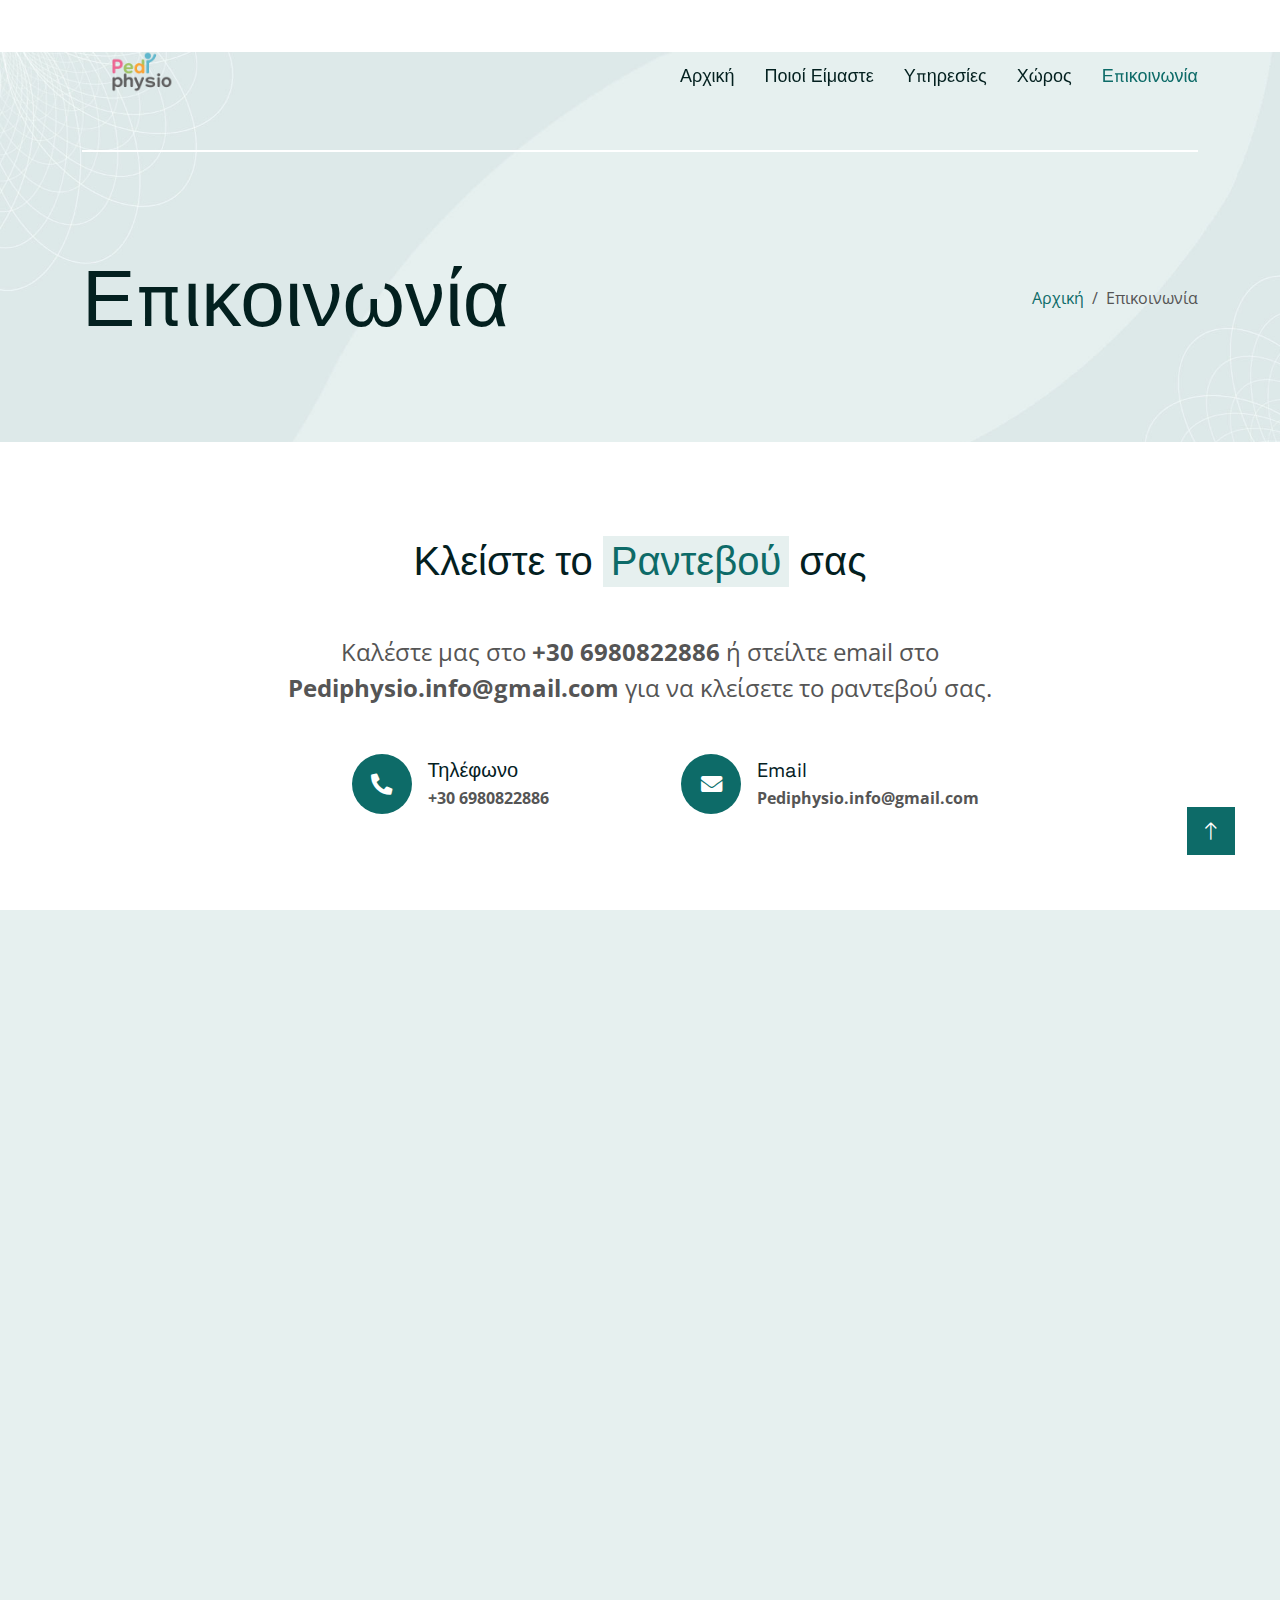
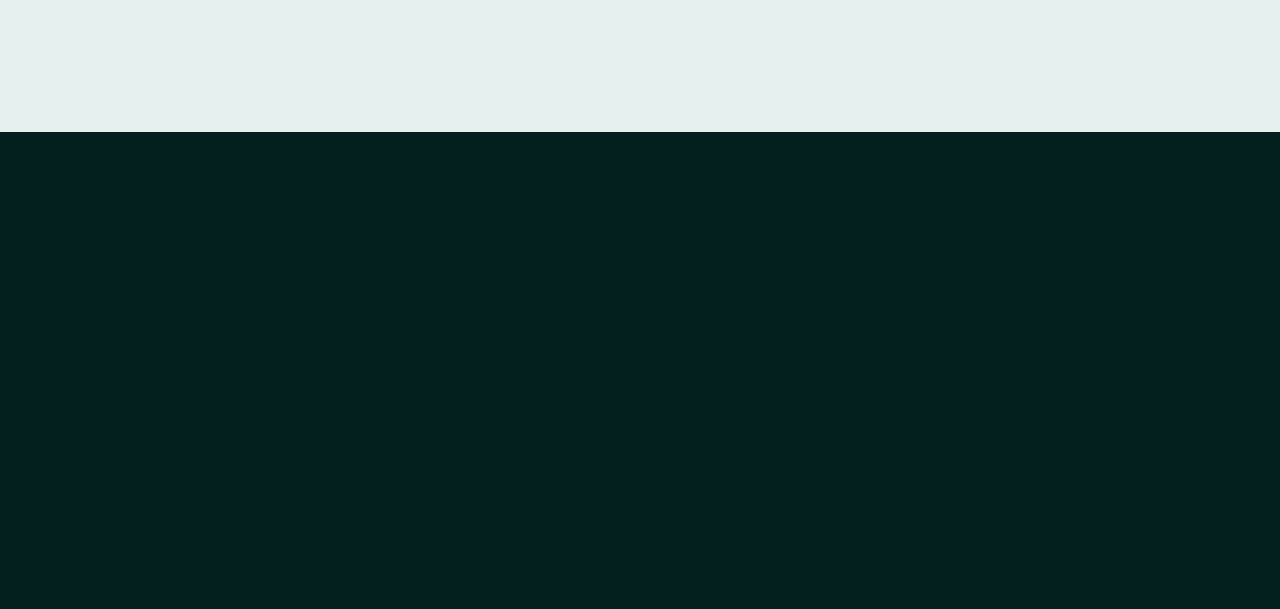
<file: contact.html>
<!DOCTYPE html>
<html lang="en">

<head>
    <meta charset="utf-8">
    <title>Επικοινωνία - Pediphysio Παιδιατρική Φυσικοθεραπεία</title>
    <meta content="width=device-width, initial-scale=1.0" name="viewport">
    <meta content="" name="keywords">
    <meta content="" name="description">

    <!-- Google tag (gtag.js) -->
    <script async src="https://www.googletagmanager.com/gtag/js?id=AW-17615848475"></script>
    <script>
        window.dataLayer = window.dataLayer || [];
        function gtag(){dataLayer.push(arguments);} 
        gtag('js', new Date());

        gtag('config', 'AW-17615848475');
    </script>

    <!-- Favicon -->
    <!-- <link href="img/favicon.ico" rel="icon"> -->

    <!-- Google Web Fonts -->
    <link rel="preconnect" href="https://fonts.googleapis.com">
    <link rel="preconnect" href="https://fonts.gstatic.com" crossorigin>
    <link href="https://fonts.googleapis.com/css2?family=Open+Sans&family=Space+Grotesk&family=Poppins:wght@300;400;500;600;700&display=swap" rel="stylesheet">

    <!-- Icon Font Stylesheet -->
    <link href="https://cdnjs.cloudflare.com/ajax/libs/font-awesome/5.10.0/css/all.min.css" rel="stylesheet">
    <link href="https://cdn.jsdelivr.net/npm/bootstrap-icons@1.4.1/font/bootstrap-icons.css" rel="stylesheet">

    <!-- Libraries Stylesheet -->
    <link href="lib/animate/animate.min.css" rel="stylesheet">
    <link href="lib/owlcarousel/assets/owl.carousel.min.css" rel="stylesheet">

    <!-- Customized Bootstrap Stylesheet -->
    <link href="css/bootstrap.min.css" rel="stylesheet">

    <!-- Template Stylesheet -->
    <link href="css/style.css?v=1.1" rel="stylesheet">
</head>

<body>
    <!-- Spinner Start -->
    <div id="spinner"
        class="show bg-white position-fixed translate-middle w-100 vh-100 top-50 start-50 d-flex align-items-center justify-content-center">
        <div class="spinner-grow text-primary" style="width: 3rem; height: 3rem;" role="status">
            <span class="sr-only">Loading...</span>
        </div>
    </div>
    <!-- Spinner End -->


    <!-- Navbar Start -->
    <div class="container-fluid sticky-top">
        <div class="container">
            <nav class="navbar navbar-expand-lg navbar-light border-bottom border-2 border-white">
                <a href="index.html" class="navbar-brand">
                    <img src="img/logo.png" alt="Pediphysio" style="height: 110px;">
                </a>
                <button type="button" class="navbar-toggler ms-auto me-0" data-bs-toggle="collapse"
                    data-bs-target="#navbarCollapse">
                    <span class="navbar-toggler-icon"></span>
                </button>
                <div class="collapse navbar-collapse" id="navbarCollapse">
                    <div class="navbar-nav ms-auto">
                        <a href="index.html" class="nav-item nav-link">Αρχική</a>
                        <a href="about.html" class="nav-item nav-link">Ποιοί Είμαστε</a>
                        <a href="service.html" class="nav-item nav-link">Υπηρεσίες</a>
                        <a href="project.html" class="nav-item nav-link">Χώρος</a>
                        <a href="contact.html" class="nav-item nav-link active">Επικοινωνία</a>
                    </div>
                </div>
            </nav>
        </div>
    </div>
    <!-- Navbar End -->


    <!-- Hero Start -->
    <div class="container-fluid pb-5 bg-primary hero-header">
        <div class="container py-5">
            <div class="row g-3 align-items-center">
                <div class="col-lg-6 text-center text-lg-start">
                    <h1 class="display-1 mb-0 animated slideInLeft">Επικοινωνία</h1>
                </div>
                <div class="col-lg-6 animated slideInRight">
                    <nav aria-label="breadcrumb">
                        <ol class="breadcrumb justify-content-center justify-content-lg-end mb-0">
                            <li class="breadcrumb-item"><a class="text-primary" href="index.html">Αρχική</a></li>
                            <li class="breadcrumb-item text-secondary active" aria-current="page">Επικοινωνία</li>
                        </ol>
                    </nav>
                </div>
            </div>
        </div>
    </div>
    <!-- Hero End -->


    <!-- Contact Start -->
    <div class="container-fluid py-5">
        <div class="container py-5">
            <div class="text-center wow fadeIn" data-wow-delay="0.1s">
                <h1 class="mb-5">Κλείστε το <span class="text-primary bg-light px-2">Ραντεβού</span> σας</h1>
            </div>
            <div class="row justify-content-center">
                <div class="col-lg-8">
                    <div class="text-center wow fadeIn" data-wow-delay="0.3s">
                        <p class="fs-4 mb-4">Καλέστε μας στο <strong>+30 6980822886</strong> ή στείλτε email στο <strong>Pediphysio.info@gmail.com</strong> για να κλείσετε το ραντεβού σας.</p>
                        
                        <div class="row g-4 mt-4">
                            <div class="col-md-6">
                                <div class="d-flex align-items-center justify-content-center">
                                    <div class="bg-primary text-white rounded-circle d-flex align-items-center justify-content-center me-3" style="width: 60px; height: 60px;">
                                        <i class="fa fa-phone-alt fa-lg"></i>
                                    </div>
                                    <div class="text-start">
                                        <h5 class="mb-1">Τηλέφωνο</h5>
                                        <p class="mb-0"><strong>+30 6980822886</strong></p>
                                    </div>
                                </div>
                            </div>
                            <div class="col-md-6">
                                <div class="d-flex align-items-center justify-content-center">
                                    <div class="bg-primary text-white rounded-circle d-flex align-items-center justify-content-center me-3" style="width: 60px; height: 60px;">
                                        <i class="fa fa-envelope fa-lg"></i>
                                    </div>
                                    <div class="text-start">
                                        <h5 class="mb-1">Email</h5>
                                        <p class="mb-0"><strong>Pediphysio.info@gmail.com</strong></p>
                                    </div>
                                </div>
                            </div>
                        </div>
                    </div>
                </div>
            </div>
        </div>
    </div>
    <!-- Contact End -->


    <!-- Map Start -->
    <div class="container-fluid py-5 bg-light">
        <div class="container py-5">
            <div class="text-center wow fadeIn" data-wow-delay="0.1s">
                <h1 class="mb-5">Βρείτε μας <span class="text-primary bg-white px-2">Εδώ</span></h1>
            </div>
            <div class="row justify-content-center">
                <div class="col-lg-10">
                    <div class="wow fadeIn" data-wow-delay="0.3s">
                        <div class="bg-white rounded shadow p-4">
                            <div class="text-center mb-4">
                                <h5 class="mb-2">Διεύθυνση</h5>
                                <p class="mb-0"><i class="fa fa-map-marker-alt text-primary me-2"></i>Πολυτεχνείου 44, Ευκαρπία 564 29</p>
                            </div>
                            <div class="map-responsive">
                                <iframe 
                                    src="https://maps.google.com/maps?q=Πολυτεχνείου+44,+Ευκαρπία+564+29,+Θεσσαλονίκη,+Greece&t=&z=15&ie=UTF8&iwloc=&output=embed"
                                    width="100%" 
                                    height="400" 
                                    style="border:0; border-radius: 10px;" 
                                    allowfullscreen="" 
                                    loading="lazy" 
                                    referrerpolicy="no-referrer-when-downgrade">
                                </iframe>
                            </div>
                        </div>
                    </div>
                </div>
            </div>
        </div>
    </div>
    <!-- Map End -->


    <!-- Footer Start -->
    <div class="container-fluid bg-dark text-white-50 footer pt-5">
        <div class="container py-5">
            <div class="row g-5">
                <div class="col-md-6 col-lg-3 wow fadeIn" data-wow-delay="0.1s">
                    <a href="index.html" class="d-inline-block mb-3">
                        <h1 class="text-white">Pediphysio</h1>
                    </a>
                    <p class="mb-0">Εξειδικευμένες υπηρεσίες Παιδιατρικής Φυσικοθεραπείας σε βρέφη, παιδιά και εφήβους. Ολιστική προσέγγιση με σύγχρονα επιστημονικά εργαλεία και εξατομικευμένες παρεμβάσεις.</p>
                </div>
                <div class="col-md-6 col-lg-3 wow fadeIn" data-wow-delay="0.3s">
                    <h5 class="text-white mb-4">Επικοινωνία</h5>
                    <p><i class="fa fa-map-marker-alt me-3"></i>Πολυτεχνείου 44, Ευκαρπία 564 29</p>
                    <p><i class="fa fa-phone-alt me-3"></i>+30 6980822886</p>
                    <p><i class="fa fa-envelope me-3"></i>Pediphysio.info@gmail.com</p>
                    <div class="d-flex pt-2">
                        <a class="btn btn-outline-primary btn-square border-2 me-2" href="https://www.facebook.com/Pediphysio" target="_blank" rel="noopener noreferrer"><i
                                class="fab fa-facebook-f"></i></a>
                        <a class="btn btn-outline-primary btn-square border-2" href="https://www.instagram.com/pediphysio_" target="_blank" rel="noopener noreferrer"><i
                                class="fab fa-instagram"></i></a>
                    </div>
                </div>
                <div class="col-md-6 col-lg-3 wow fadeIn" data-wow-delay="0.5s">
                    <h5 class="text-white mb-4">Ωράριο Λειτουργίας</h5>
                    <p class="text-white-50 mb-1">Δευτέρα - Παρασκευή</p>
                    <p class="text-white mb-3">9:00 π.μ. - 9:00 μ.μ.</p>
                    <p class="text-white-50 mb-1">Σάββατο - Κυριακή</p>
                    <p class="text-white mb-0">Κλειστά</p>
                </div>
                <div class="col-md-6 col-lg-3 wow fadeIn" data-wow-delay="0.7s">
                    <h5 class="text-white mb-4">Οι Υπηρεσίες μας</h5>
                    <a class="btn btn-link" href="#!">Παιδιατρική Φυσικοθεραπεία</a>
                    <a class="btn btn-link" href="#!">Πρώιμη Παρέμβαση</a>
                    <a class="btn btn-link" href="#!">Συμβουλευτική Γονέων</a>
                    <a class="btn btn-link" href="#!">Αξιολόγηση & Reports</a>
                    <a class="btn btn-link" href="#!">Εκπαιδευτικές Ημερίδες</a>
                </div>
            </div>
        </div>
        <div class="container wow fadeIn" data-wow-delay="0.1s">
            <div class="copyright">
                <div class="row">
                    <div class="col-md-6 text-center text-md-start mb-3 mb-md-0">
                        &copy; <a class="border-bottom" href="#!">Your Site Name</a>, All Right Reserved.

                        <!--/*** This template is free as long as you keep the below author’s credit link/attribution link/backlink. ***/-->
                        <!--/*** If you'd like to use the template without the below author’s credit link/attribution link/backlink, ***/-->
                        <!--/*** you can purchase the Credit Removal License from "https://htmlcodex.com/credit-removal". ***/-->
                        Designed By <a class="border-bottom" href="https://htmlcodex.com">HTML Codex</a>. Distributed by
                        <a class="border-bottom" href="https://themewagon.com" target="_blank">ThemeWagon</a>
                    </div>
                    <div class="col-md-6 text-center text-md-end">
                        <div class="footer-menu">
                            <a href="#!">Home</a>
                            <a href="#!">Cookies</a>
                            <a href="#!">Help</a>
                            <a href="#!">FAQs</a>
                        </div>
                    </div>
                </div>
            </div>
        </div>
    </div>
    <!-- Footer End -->


    <!-- Back to Top -->
    <a href="#!" class="btn btn-lg btn-primary btn-lg-square back-to-top"><i class="bi bi-arrow-up"></i></a>


    <!-- JavaScript Libraries -->
    <script src="https://ajax.googleapis.com/ajax/libs/jquery/3.6.1/jquery.min.js"></script>
    <script src="https://cdn.jsdelivr.net/npm/bootstrap@5.0.0/dist/js/bootstrap.bundle.min.js"></script>
    <script src="lib/wow/wow.min.js"></script>
    <script src="lib/easing/easing.min.js"></script>
    <script src="lib/waypoints/waypoints.min.js"></script>
    <script src="lib/owlcarousel/owl.carousel.min.js"></script>

    <!-- Template Javascript -->
    <script src="js/main.js?v=1.1"></script>
</body>

</html>
</file>
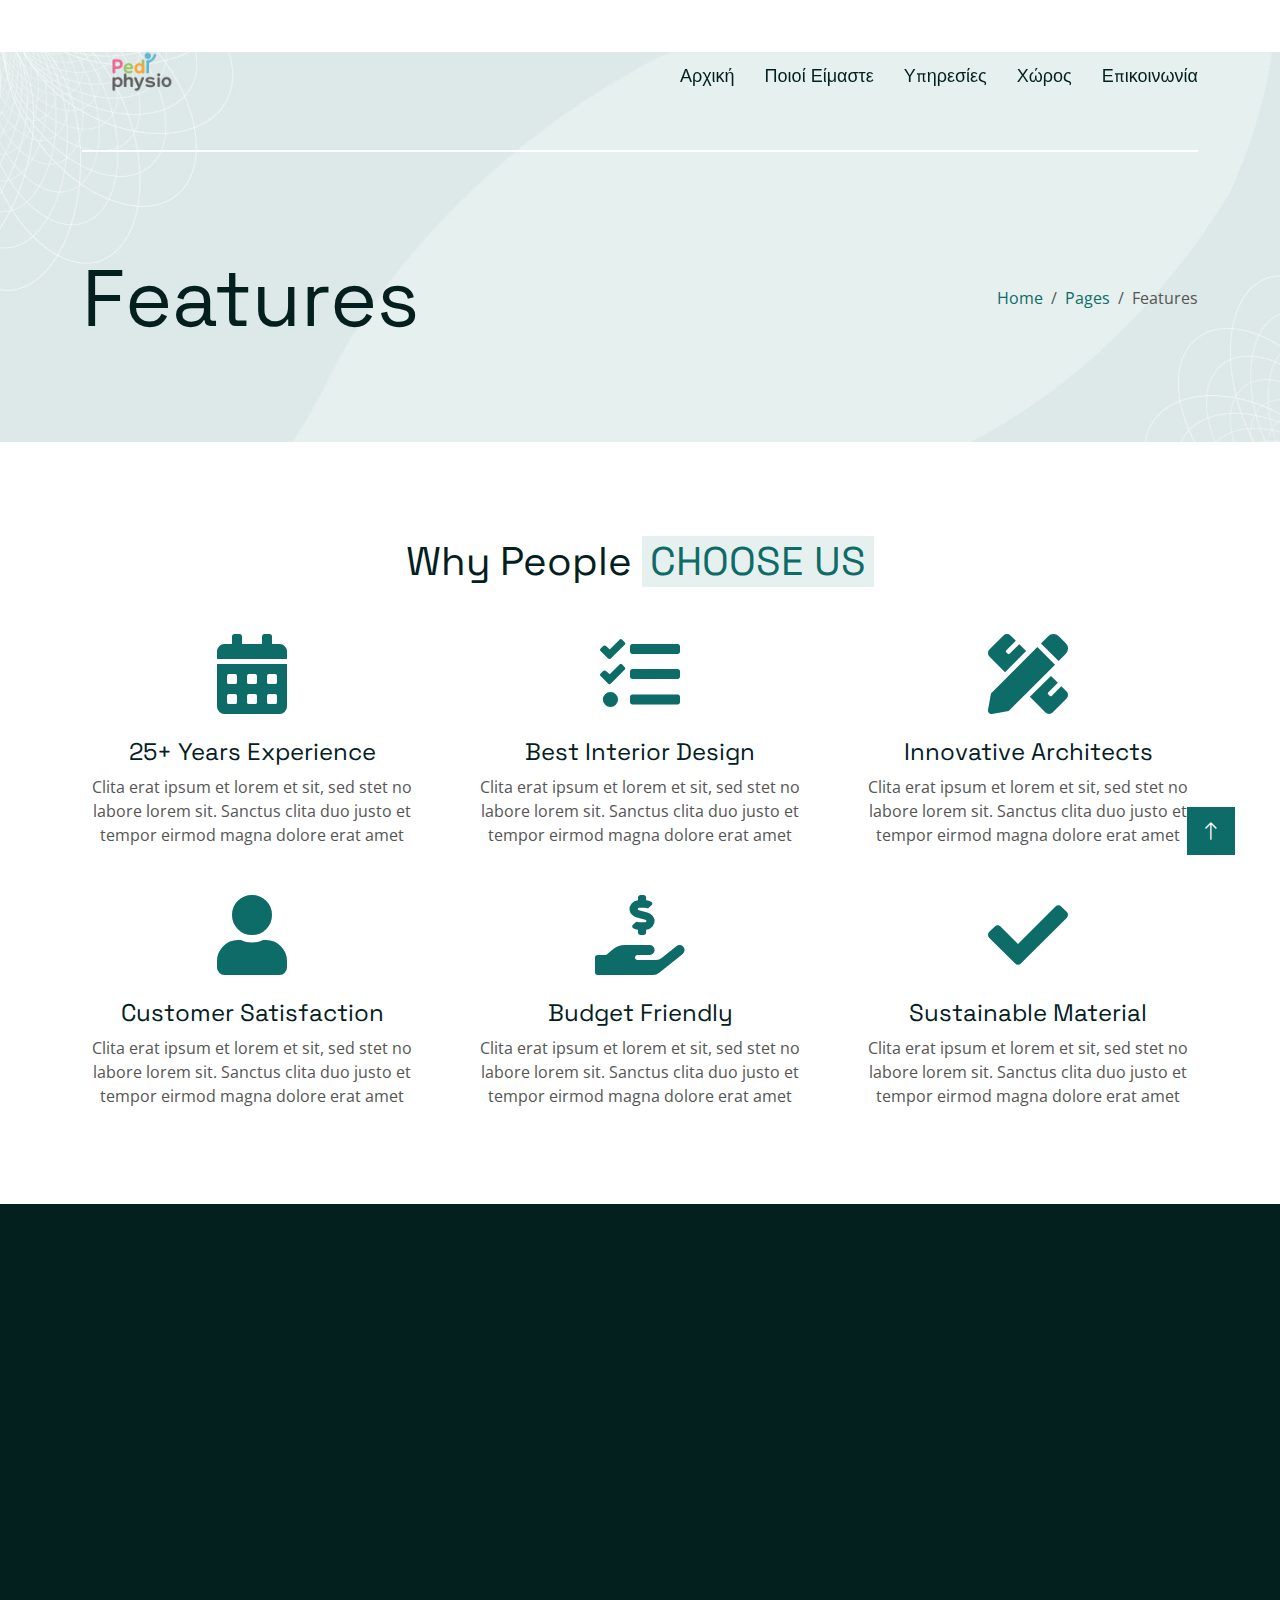
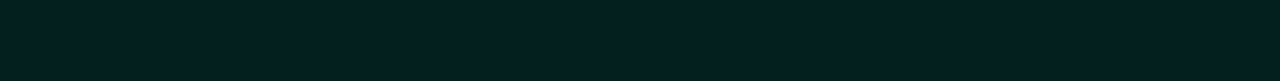
<file: feature.html>
<!DOCTYPE html>
<html lang="en">

<head>
    <meta charset="utf-8">
    <title>Χαρακτηριστικά - Pediphysio Παιδιατρική Φυσικοθεραπεία</title>
    <meta content="width=device-width, initial-scale=1.0" name="viewport">
    <meta content="" name="keywords">
    <meta content="" name="description">

    <!-- Google tag (gtag.js) -->
    <script async src="https://www.googletagmanager.com/gtag/js?id=AW-17615848475"></script>
    <script>
        window.dataLayer = window.dataLayer || [];
        function gtag(){dataLayer.push(arguments);} 
        gtag('js', new Date());

        gtag('config', 'AW-17615848475');
    </script>

    <!-- Favicon -->
    <link href="img/favicon.ico" rel="icon">

    <!-- Google Web Fonts -->
    <link rel="preconnect" href="https://fonts.googleapis.com">
    <link rel="preconnect" href="https://fonts.gstatic.com" crossorigin>
    <link href="https://fonts.googleapis.com/css2?family=Open+Sans&family=Space+Grotesk&family=Poppins:wght@300;400;500;600;700&display=swap" rel="stylesheet">

    <!-- Icon Font Stylesheet -->
    <link href="https://cdnjs.cloudflare.com/ajax/libs/font-awesome/5.10.0/css/all.min.css" rel="stylesheet">
    <link href="https://cdn.jsdelivr.net/npm/bootstrap-icons@1.4.1/font/bootstrap-icons.css" rel="stylesheet">

    <!-- Libraries Stylesheet -->
    <link href="lib/animate/animate.min.css" rel="stylesheet">
    <link href="lib/owlcarousel/assets/owl.carousel.min.css" rel="stylesheet">

    <!-- Customized Bootstrap Stylesheet -->
    <link href="css/bootstrap.min.css" rel="stylesheet">

    <!-- Template Stylesheet -->
    <link href="css/style.css" rel="stylesheet">
</head>

<body>
    <!-- Spinner Start -->
    <div id="spinner"
        class="show bg-white position-fixed translate-middle w-100 vh-100 top-50 start-50 d-flex align-items-center justify-content-center">
        <div class="spinner-grow text-primary" style="width: 3rem; height: 3rem;" role="status">
            <span class="sr-only">Loading...</span>
        </div>
    </div>
    <!-- Spinner End -->


    <!-- Navbar Start -->
    <div class="container-fluid sticky-top">
        <div class="container">
            <nav class="navbar navbar-expand-lg navbar-light border-bottom border-2 border-white">
                <a href="index.html" class="navbar-brand">
                    <img src="img/logo.png" alt="Pediphysio" style="height: 110px;">
                </a>
                <button type="button" class="navbar-toggler ms-auto me-0" data-bs-toggle="collapse"
                    data-bs-target="#navbarCollapse">
                    <span class="navbar-toggler-icon"></span>
                </button>
                <div class="collapse navbar-collapse" id="navbarCollapse">
                    <div class="navbar-nav ms-auto">
                        <a href="index.html" class="nav-item nav-link">Αρχική</a>
                        <a href="about.html" class="nav-item nav-link">Ποιοί Είμαστε</a>
                        <a href="service.html" class="nav-item nav-link">Υπηρεσίες</a>
                        <a href="project.html" class="nav-item nav-link">Χώρος</a>
                        <a href="contact.html" class="nav-item nav-link">Επικοινωνία</a>
                    </div>
                </div>
            </nav>
        </div>
    </div>
    <!-- Navbar End -->


    <!-- Hero Start -->
    <div class="container-fluid pb-5 bg-primary hero-header">
        <div class="container py-5">
            <div class="row g-3 align-items-center">
                <div class="col-lg-6 text-center text-lg-start">
                    <h1 class="display-1 mb-0 animated slideInLeft">Features</h1>
                </div>
                <div class="col-lg-6 animated slideInRight">
                    <nav aria-label="breadcrumb">
                        <ol class="breadcrumb justify-content-center justify-content-lg-end mb-0">
                            <li class="breadcrumb-item"><a class="text-primary" href="#!">Home</a></li>
                            <li class="breadcrumb-item"><a class="text-primary" href="#!">Pages</a></li>
                            <li class="breadcrumb-item text-secondary active" aria-current="page">Features</li>
                        </ol>
                    </nav>
                </div>
            </div>
        </div>
    </div>
    <!-- Hero End -->


    <!-- Feature Start -->
    <div class="container-fluid py-5">
        <div class="container py-5">
            <div class="text-center wow fadeIn" data-wow-delay="0.1s">
                <h1 class="mb-5">Why People <span class="text-uppercase text-primary bg-light px-2">Choose Us</span>
                </h1>
            </div>
            <div class="row g-5 align-items-center text-center">
                <div class="col-md-6 col-lg-4 wow fadeIn" data-wow-delay="0.1s">
                    <i class="fa fa-calendar-alt fa-5x text-primary mb-4"></i>
                    <h4>25+ Years Experience</h4>
                    <p class="mb-0">Clita erat ipsum et lorem et sit, sed stet no labore lorem sit. Sanctus clita duo
                        justo et tempor eirmod magna dolore erat amet</p>
                </div>
                <div class="col-md-6 col-lg-4 wow fadeIn" data-wow-delay="0.3s">
                    <i class="fa fa-tasks fa-5x text-primary mb-4"></i>
                    <h4>Best Interior Design</h4>
                    <p class="mb-0">Clita erat ipsum et lorem et sit, sed stet no labore lorem sit. Sanctus clita duo
                        justo et tempor eirmod magna dolore erat amet</p>
                </div>
                <div class="col-md-6 col-lg-4 wow fadeIn" data-wow-delay="0.5s">
                    <i class="fa fa-pencil-ruler fa-5x text-primary mb-4"></i>
                    <h4>Innovative Architects</h4>
                    <p class="mb-0">Clita erat ipsum et lorem et sit, sed stet no labore lorem sit. Sanctus clita duo
                        justo et tempor eirmod magna dolore erat amet</p>
                </div>
                <div class="col-md-6 col-lg-4 wow fadeIn" data-wow-delay="0.1s">
                    <i class="fa fa-user fa-5x text-primary mb-4"></i>
                    <h4>Customer Satisfaction</h4>
                    <p class="mb-0">Clita erat ipsum et lorem et sit, sed stet no labore lorem sit. Sanctus clita duo
                        justo et tempor eirmod magna dolore erat amet</p>
                </div>
                <div class="col-md-6 col-lg-4 wow fadeIn" data-wow-delay="0.3s">
                    <i class="fa fa-hand-holding-usd fa-5x text-primary mb-4"></i>
                    <h4>Budget Friendly</h4>
                    <p class="mb-0">Clita erat ipsum et lorem et sit, sed stet no labore lorem sit. Sanctus clita duo
                        justo et tempor eirmod magna dolore erat amet</p>
                </div>
                <div class="col-md-6 col-lg-4 wow fadeIn" data-wow-delay="0.5s">
                    <i class="fa fa-check fa-5x text-primary mb-4"></i>
                    <h4>Sustainable Material</h4>
                    <p class="mb-0">Clita erat ipsum et lorem et sit, sed stet no labore lorem sit. Sanctus clita duo
                        justo et tempor eirmod magna dolore erat amet</p>
                </div>
            </div>
        </div>
    </div>
    <!-- Feature End -->




    <!-- Footer Start -->
    <div class="container-fluid bg-dark text-white-50 footer pt-5">
        <div class="container py-5">
            <div class="row g-5">
                <div class="col-md-6 col-lg-3 wow fadeIn" data-wow-delay="0.1s">
                    <a href="index.html" class="d-inline-block mb-3">
                        <h1 class="text-white">iSTUDIO</h1>
                    </a>
                    <p class="mb-0">Tempor erat elitr rebum at clita. Diam dolor diam ipsum et tempor sit. Aliqu diam
                        amet diam et eos labore. Clita erat ipsum et lorem et sit, sed stet no labore lorem sit. Sanctus
                        clita duo justo et tempor</p>
                </div>
                <div class="col-md-6 col-lg-3 wow fadeIn" data-wow-delay="0.3s">
                    <h5 class="text-white mb-4">Get In Touch</h5>
                    <p><i class="fa fa-map-marker-alt me-3"></i>123 Street, New York, USA</p>
                    <p><i class="fa fa-phone-alt me-3"></i>+012 345 67890</p>
                    <p><i class="fa fa-envelope me-3"></i>info@example.com</p>
                    <div class="d-flex pt-2">
                        <a class="btn btn-outline-primary btn-square border-2 me-2" href="https://www.facebook.com/Pediphysio" target="_blank" rel="noopener noreferrer"><i
                                class="fab fa-facebook-f"></i></a>
                        <a class="btn btn-outline-primary btn-square border-2" href="https://www.instagram.com/pediphysio_" target="_blank" rel="noopener noreferrer"><i
                                class="fab fa-instagram"></i></a>
                    </div>
                </div>
                <div class="col-md-6 col-lg-3 wow fadeIn" data-wow-delay="0.5s">
                    <h5 class="text-white mb-4">Popular Link</h5>
                    <a class="btn btn-link" href="#!">About Us</a>
                    <a class="btn btn-link" href="#!">Contact Us</a>
                    <a class="btn btn-link" href="#!">Privacy Policy</a>
                    <a class="btn btn-link" href="#!">Terms & Condition</a>
                    <a class="btn btn-link" href="#!">Career</a>
                </div>
                <div class="col-md-6 col-lg-3 wow fadeIn" data-wow-delay="0.7s">
                    <h5 class="text-white mb-4">Our Services</h5>
                    <a class="btn btn-link" href="#!">Interior Design</a>
                    <a class="btn btn-link" href="#!">Project Planning</a>
                    <a class="btn btn-link" href="#!">Renovation</a>
                    <a class="btn btn-link" href="#!">Implement</a>
                    <a class="btn btn-link" href="#!">Landscape Design</a>
                </div>
            </div>
        </div>
        <div class="container wow fadeIn" data-wow-delay="0.1s">
            <div class="copyright">
                <div class="row">
                    <div class="col-md-6 text-center text-md-start mb-3 mb-md-0">
                        &copy; <a class="border-bottom" href="#!">Your Site Name</a>, All Right Reserved.

                        <!--/*** This template is free as long as you keep the below author’s credit link/attribution link/backlink. ***/-->
                        <!--/*** If you'd like to use the template without the below author’s credit link/attribution link/backlink, ***/-->
                        <!--/*** you can purchase the Credit Removal License from "https://htmlcodex.com/credit-removal". ***/-->
                        Designed By <a class="border-bottom" href="https://htmlcodex.com">HTML Codex</a>. Distributed by
                        <a class="border-bottom" href="https://themewagon.com" target="_blank">ThemeWagon</a>
                    </div>
                    <div class="col-md-6 text-center text-md-end">
                        <div class="footer-menu">
                            <a href="#!">Home</a>
                            <a href="#!">Cookies</a>
                            <a href="#!">Help</a>
                            <a href="#!">FAQs</a>
                        </div>
                    </div>
                </div>
            </div>
        </div>
    </div>
    <!-- Footer End -->


    <!-- Back to Top -->
    <a href="#!" class="btn btn-lg btn-primary btn-lg-square back-to-top"><i class="bi bi-arrow-up"></i></a>


    <!-- JavaScript Libraries -->
    <script src="https://ajax.googleapis.com/ajax/libs/jquery/3.6.1/jquery.min.js"></script>
    <script src="https://cdn.jsdelivr.net/npm/bootstrap@5.0.0/dist/js/bootstrap.bundle.min.js"></script>
    <script src="lib/wow/wow.min.js"></script>
    <script src="lib/easing/easing.min.js"></script>
    <script src="lib/waypoints/waypoints.min.js"></script>
    <script src="lib/owlcarousel/owl.carousel.min.js"></script>

    <!-- Template Javascript -->
    <script src="js/main.js"></script>
</body>

</html>
</file>
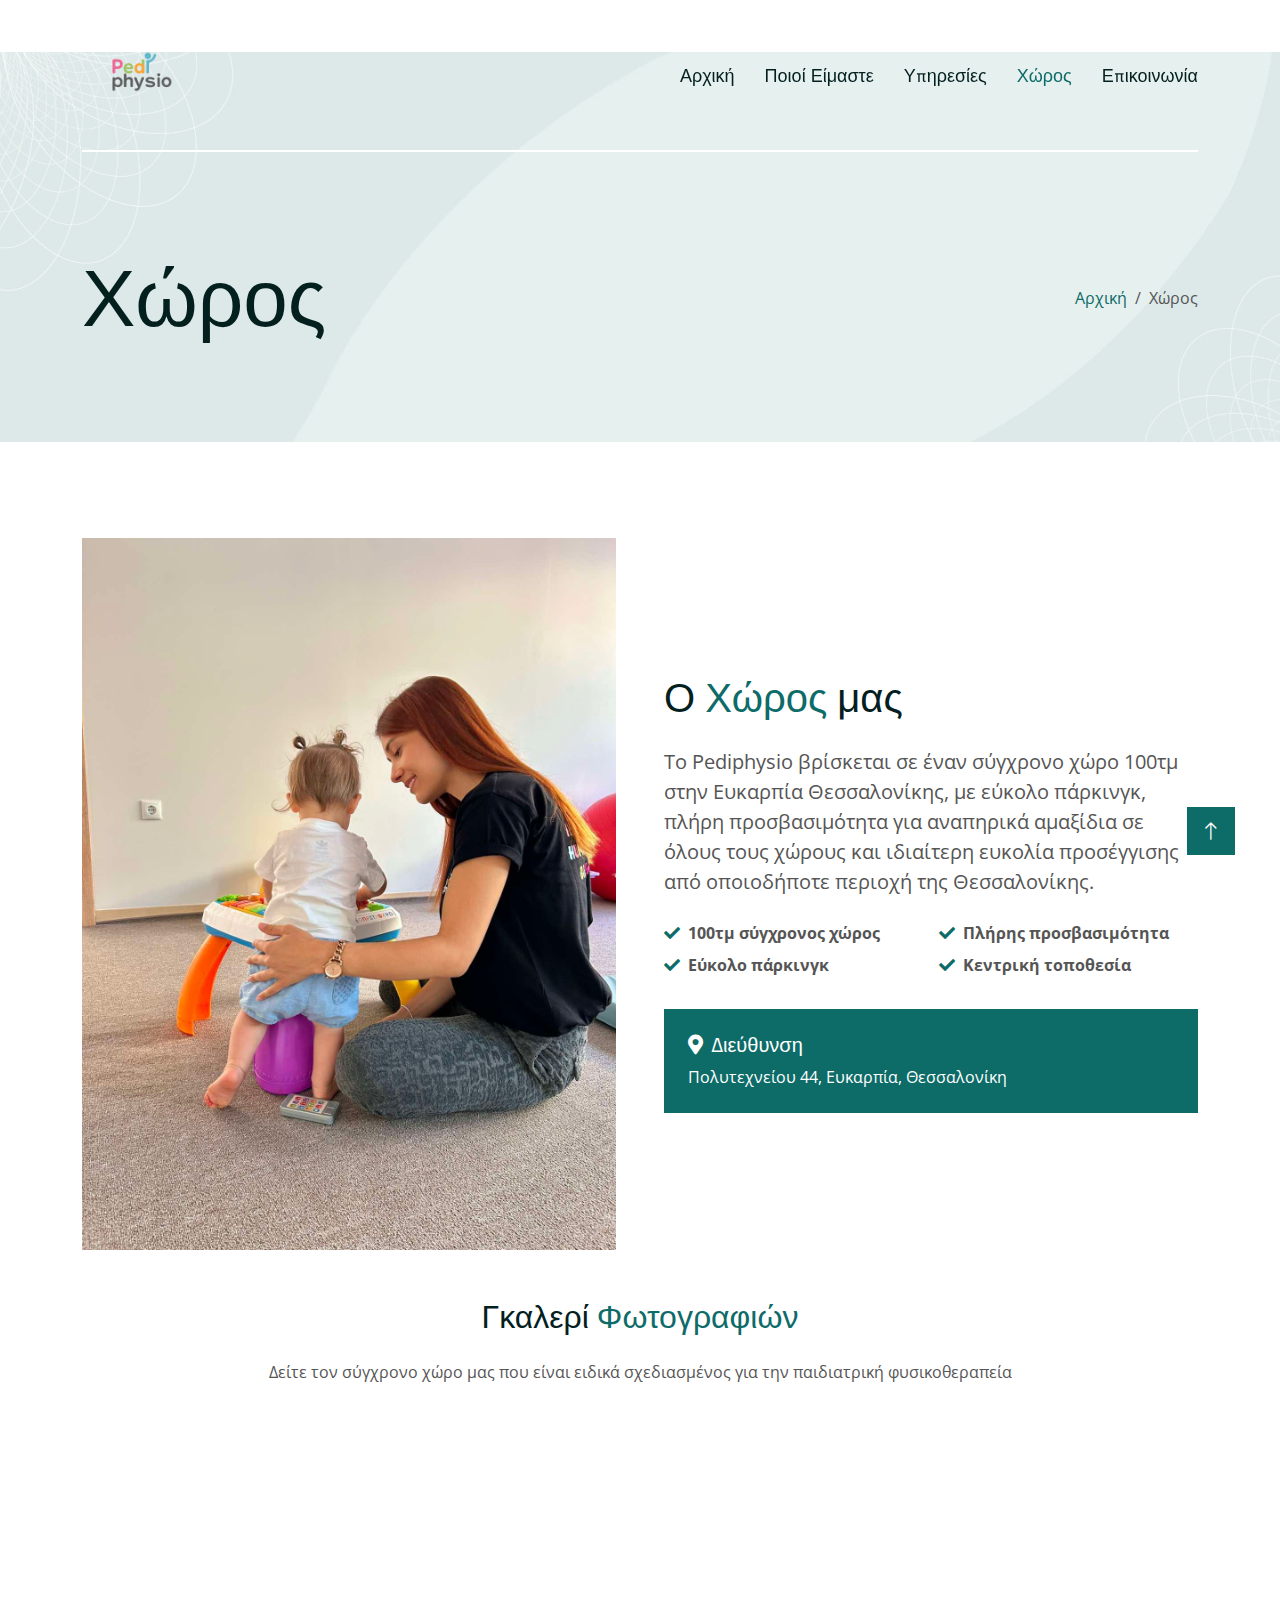
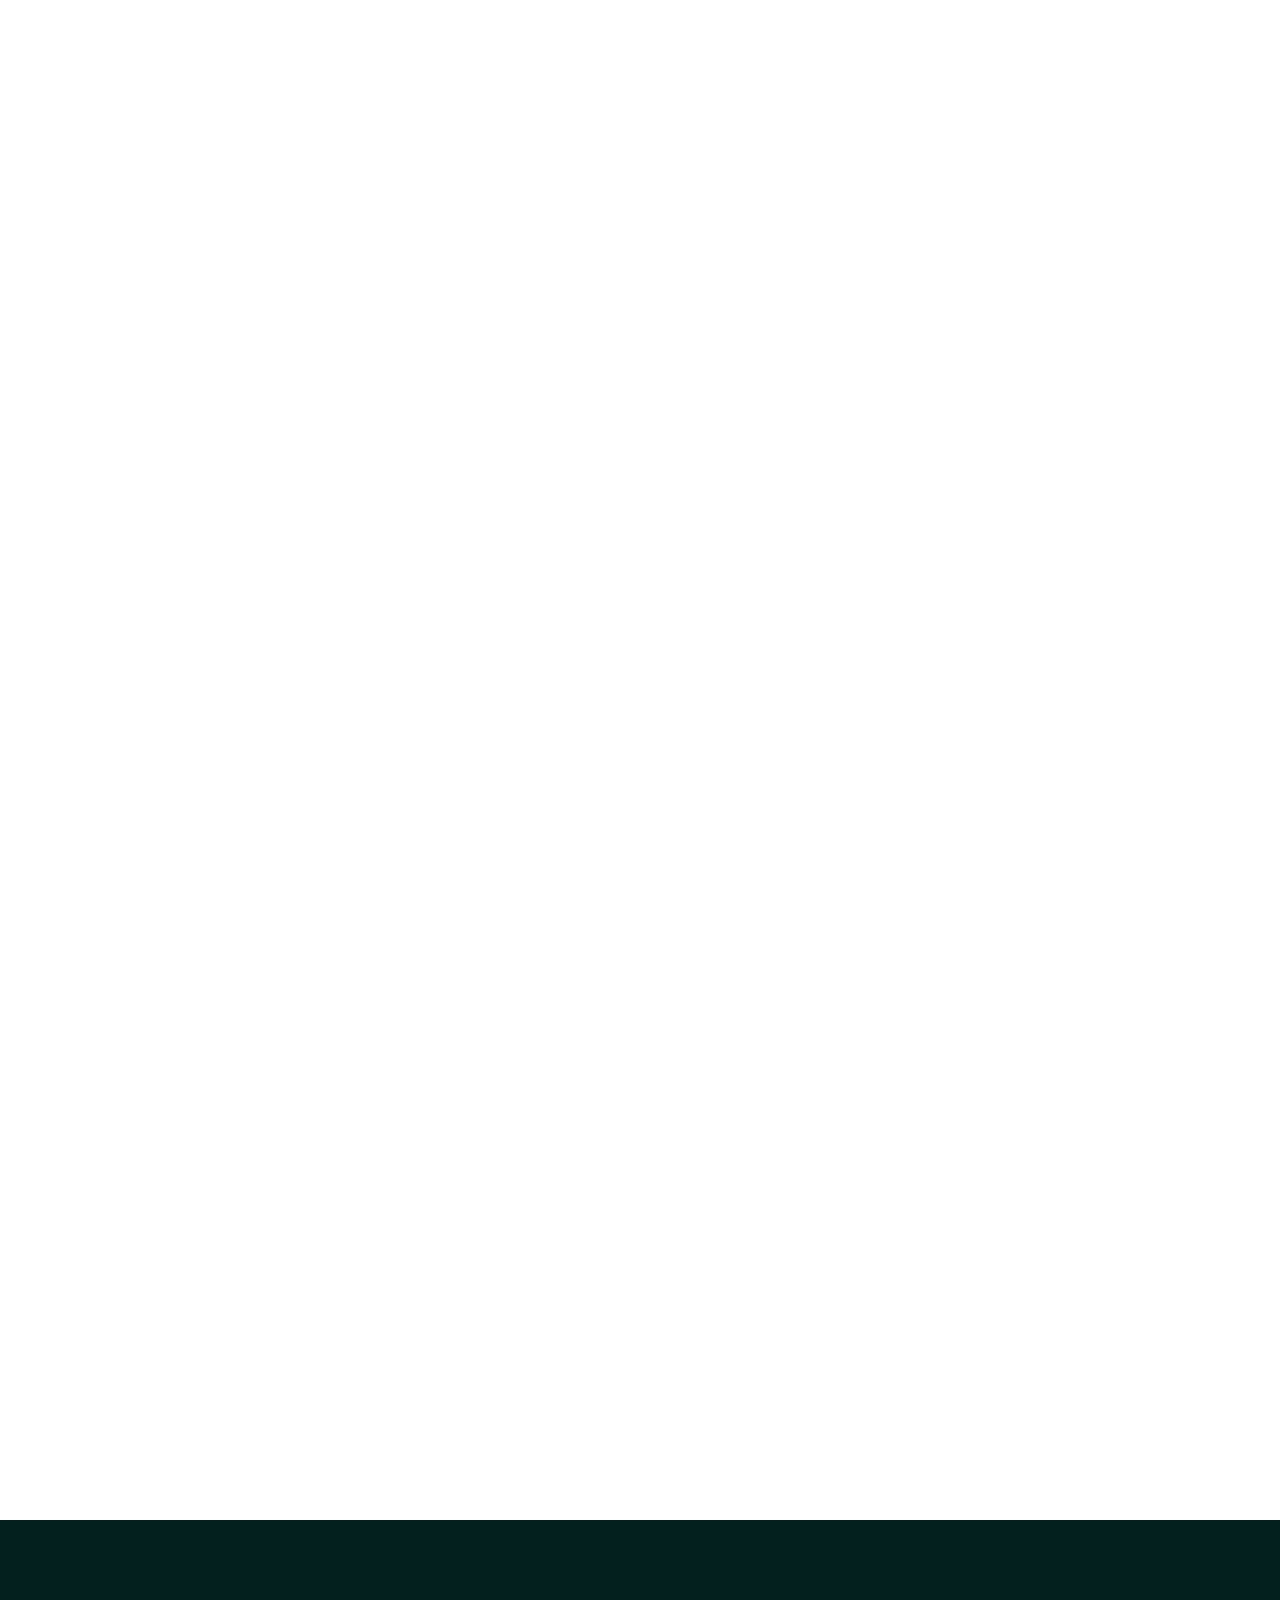
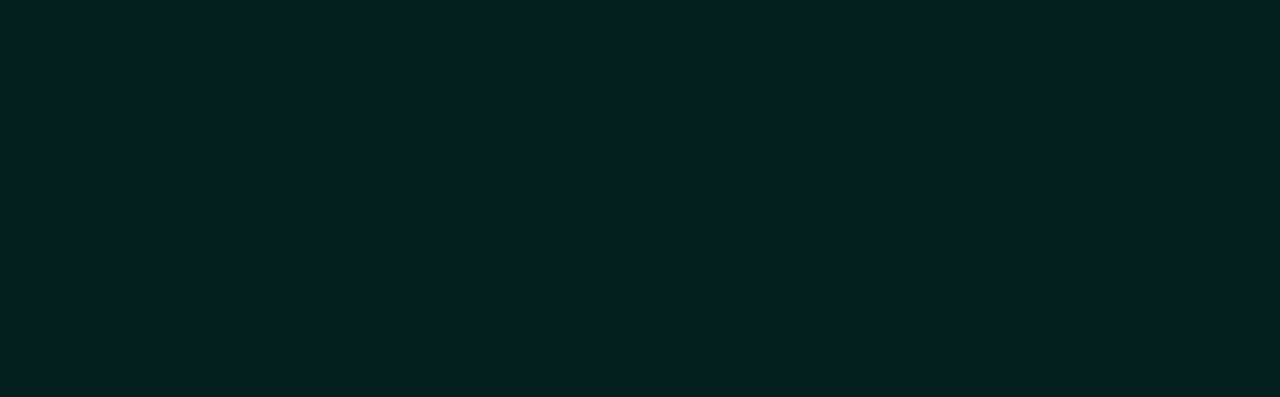
<file: project.html>
<!DOCTYPE html>
<html lang="en">

<head>
    <meta charset="utf-8">
    <title>Χώρος - Pediphysio Παιδιατρική Φυσικοθεραπεία</title>
    <meta content="width=device-width, initial-scale=1.0" name="viewport">
    <meta content="" name="keywords">
    <meta content="" name="description">

    <!-- Google tag (gtag.js) -->
    <script async src="https://www.googletagmanager.com/gtag/js?id=AW-17615848475"></script>
    <script>
        window.dataLayer = window.dataLayer || [];
        function gtag(){dataLayer.push(arguments);} 
        gtag('js', new Date());

        gtag('config', 'AW-17615848475');
    </script>

    <!-- Favicon -->
    <link href="img/favicon.ico" rel="icon">

    <!-- Google Web Fonts -->
    <link rel="preconnect" href="https://fonts.googleapis.com">
    <link rel="preconnect" href="https://fonts.gstatic.com" crossorigin>
    <link href="https://fonts.googleapis.com/css2?family=Open+Sans&family=Space+Grotesk&family=Poppins:wght@300;400;500;600;700&display=swap" rel="stylesheet">

    <!-- Icon Font Stylesheet -->
    <link href="https://cdnjs.cloudflare.com/ajax/libs/font-awesome/5.10.0/css/all.min.css" rel="stylesheet">
    <link href="https://cdn.jsdelivr.net/npm/bootstrap-icons@1.4.1/font/bootstrap-icons.css" rel="stylesheet">

    <!-- Libraries Stylesheet -->
    <link href="lib/animate/animate.min.css" rel="stylesheet">
    <link href="lib/owlcarousel/assets/owl.carousel.min.css" rel="stylesheet">

    <!-- Customized Bootstrap Stylesheet -->
    <link href="css/bootstrap.min.css" rel="stylesheet">

    <!-- Template Stylesheet -->
    <link href="css/style.css?v=1.1" rel="stylesheet">
</head>

<body>
    <!-- Spinner Start -->
    <div id="spinner"
        class="show bg-white position-fixed translate-middle w-100 vh-100 top-50 start-50 d-flex align-items-center justify-content-center">
        <div class="spinner-grow text-primary" style="width: 3rem; height: 3rem;" role="status">
            <span class="sr-only">Loading...</span>
        </div>
    </div>
    <!-- Spinner End -->


    <!-- Navbar Start -->
    <div class="container-fluid sticky-top">
        <div class="container">
            <nav class="navbar navbar-expand-lg navbar-light border-bottom border-2 border-white">
                <a href="index.html" class="navbar-brand">
                    <img src="img/logo.png" alt="Pediphysio" style="height: 110px;">
                </a>
                <button type="button" class="navbar-toggler ms-auto me-0" data-bs-toggle="collapse"
                    data-bs-target="#navbarCollapse">
                    <span class="navbar-toggler-icon"></span>
                </button>
                <div class="collapse navbar-collapse" id="navbarCollapse">
                    <div class="navbar-nav ms-auto">
                        <a href="index.html" class="nav-item nav-link">Αρχική</a>
                        <a href="about.html" class="nav-item nav-link">Ποιοί Είμαστε</a>
                        <a href="service.html" class="nav-item nav-link">Υπηρεσίες</a>
                        <a href="project.html" class="nav-item nav-link active">Χώρος</a>
                        <a href="contact.html" class="nav-item nav-link">Επικοινωνία</a>
                    </div>
                </div>
            </nav>
        </div>
    </div>
    <!-- Navbar End -->


    <!-- Hero Start -->
    <div class="container-fluid pb-5 bg-primary hero-header">
        <div class="container py-5">
            <div class="row g-3 align-items-center">
                <div class="col-lg-6 text-center text-lg-start">
                    <h1 class="display-1 mb-0 animated slideInLeft">Χώρος</h1>
                </div>
                <div class="col-lg-6 animated slideInRight">
                    <nav aria-label="breadcrumb">
                        <ol class="breadcrumb justify-content-center justify-content-lg-end mb-0">
                            <li class="breadcrumb-item"><a class="text-primary" href="index.html">Αρχική</a></li>
                            <li class="breadcrumb-item text-secondary active" aria-current="page">Χώρος</li>
                        </ol>
                    </nav>
                </div>
            </div>
        </div>
    </div>
    <!-- Hero End -->


    <!-- Space Start -->
    <div class="container-fluid py-5">
        <div class="container py-5">
            <!-- Space Description -->
            <div class="row g-5 align-items-center mb-5">
                <div class="col-lg-6 wow fadeIn" data-wow-delay="0.1s">
                    <img class="img-fluid rounded" src="img/space-main-new.jpg" alt="Pediphysio Χώρος">
                </div>
                <div class="col-lg-6 wow fadeIn" data-wow-delay="0.5s">
                    <h1 class="mb-4">Ο <span class="text-primary">Χώρος</span> μας</h1>
                    <p class="mb-4 fs-5">Το Pediphysio βρίσκεται σε έναν σύγχρονο χώρο 100τμ στην Ευκαρπία Θεσσαλονίκης, με εύκολο πάρκινγκ, πλήρη προσβασιμότητα για αναπηρικά αμαξίδια σε όλους τους χώρους και ιδιαίτερη ευκολία προσέγγισης από οποιοδήποτε περιοχή της Θεσσαλονίκης.</p>
                    <div class="row g-3">
                        <div class="col-md-6">
                            <p class="mb-2"><i class="fa fa-check text-primary me-2"></i><strong>100τμ σύγχρονος χώρος</strong></p>
                            <p class="mb-2"><i class="fa fa-check text-primary me-2"></i><strong>Εύκολο πάρκινγκ</strong></p>
                        </div>
                        <div class="col-md-6">
                            <p class="mb-2"><i class="fa fa-check text-primary me-2"></i><strong>Πλήρης προσβασιμότητα</strong></p>
                            <p class="mb-2"><i class="fa fa-check text-primary me-2"></i><strong>Κεντρική τοποθεσία</strong></p>
                        </div>
                    </div>
                    <div class="bg-primary p-4 rounded mt-4">
                        <h5 class="text-white mb-2"><i class="fa fa-map-marker-alt me-2"></i>Διεύθυνση</h5>
                        <p class="text-white mb-0">Πολυτεχνείου 44, Ευκαρπία, Θεσσαλονίκη</p>
                    </div>
                </div>
            </div>

            <!-- Photo Gallery -->
            <div class="text-center mb-5">
                <h2 class="mb-4">Γκαλερί <span class="text-primary">Φωτογραφιών</span></h2>
                <p class="mb-5">Δείτε τον σύγχρονο χώρο μας που είναι ειδικά σχεδιασμένος για την παιδιατρική φυσικοθεραπεία</p>
            </div>
            
            <div class="row g-4">
                <div class="col-lg-4 col-md-6 wow fadeIn" data-wow-delay="0.1s">
                    <div class="project-item position-relative overflow-hidden rounded">
                        <img class="img-fluid w-100" src="img/space-1.jpg" alt="">
                    </div>
                </div>
                <div class="col-lg-4 col-md-6 wow fadeIn" data-wow-delay="0.2s">
                    <div class="project-item position-relative overflow-hidden rounded">
                        <img class="img-fluid w-100" src="img/space-main-old.jpg" alt="">
                    </div>
                </div>
                <div class="col-lg-4 col-md-6 wow fadeIn" data-wow-delay="0.3s">
                    <div class="project-item position-relative overflow-hidden rounded">
                        <img class="img-fluid w-100" src="img/space-3.jpg" alt="">
                    </div>
                </div>
                <div class="col-lg-4 col-md-6 wow fadeIn" data-wow-delay="0.4s">
                    <div class="project-item position-relative overflow-hidden rounded">
                        <img class="img-fluid w-100" src="img/space-4.jpg" alt="">
                    </div>
                </div>
                <div class="col-lg-4 col-md-6 wow fadeIn" data-wow-delay="0.5s">
                    <div class="project-item position-relative overflow-hidden rounded">
                        <img class="img-fluid w-100" src="img/space-5.jpg" alt="">
                    </div>
                </div>
                <div class="col-lg-4 col-md-6 wow fadeIn" data-wow-delay="0.6s">
                    <div class="project-item position-relative overflow-hidden rounded">
                        <img class="img-fluid w-100" src="img/space-6.jpg" alt="">
                    </div>
                </div>
                <div class="col-lg-4 col-md-6 wow fadeIn" data-wow-delay="0.7s">
                    <div class="project-item position-relative overflow-hidden rounded">
                        <img class="img-fluid w-100" src="img/space-7.jpg" alt="">
                    </div>
                </div>
                <div class="col-lg-4 col-md-6 wow fadeIn" data-wow-delay="0.8s">
                    <div class="project-item position-relative overflow-hidden rounded">
                        <img class="img-fluid w-100" src="img/space-8.jpg" alt="">
                    </div>
                </div>
                <div class="col-lg-4 col-md-6 wow fadeIn" data-wow-delay="0.9s">
                    <div class="project-item position-relative overflow-hidden rounded">
                        <img class="img-fluid w-100" src="img/space-9.jpg" alt="">
                    </div>
                </div>
            </div>
        </div>
    </div>
    <!-- Space End -->






    <!-- Footer Start -->
    <div class="container-fluid bg-dark text-white-50 footer pt-5">
        <div class="container py-5">
            <div class="row g-5">
                <div class="col-md-6 col-lg-3 wow fadeIn" data-wow-delay="0.1s">
                    <a href="index.html" class="d-inline-block mb-3">
                        <h1 class="text-white">Pediphysio</h1>
                    </a>
                    <p class="mb-0">Εξειδικευμένες υπηρεσίες Παιδιατρικής Φυσικοθεραπείας σε βρέφη, παιδιά και εφήβους. Ολιστική προσέγγιση με σύγχρονα επιστημονικά εργαλεία και εξατομικευμένες παρεμβάσεις.</p>
                </div>
                <div class="col-md-6 col-lg-3 wow fadeIn" data-wow-delay="0.3s">
                    <h5 class="text-white mb-4">Επικοινωνία</h5>
                    <p><i class="fa fa-map-marker-alt me-3"></i>Πολυτεχνείου 44, Ευκαρπία, Θεσσαλονίκη</p>
                    <p><i class="fa fa-phone-alt me-3"></i>+30 6980822886</p>
                    <p><i class="fa fa-envelope me-3"></i>Pediphysio.info@gmail.com</p>
                    <div class="d-flex pt-2">
                        <a class="btn btn-outline-primary btn-square border-2 me-2" href="https://www.facebook.com/Pediphysio" target="_blank" rel="noopener noreferrer"><i
                                class="fab fa-facebook-f"></i></a>
                        <a class="btn btn-outline-primary btn-square border-2" href="https://www.instagram.com/pediphysio_" target="_blank" rel="noopener noreferrer"><i
                                class="fab fa-instagram"></i></a>
                    </div>
                </div>
                <div class="col-md-6 col-lg-3 wow fadeIn" data-wow-delay="0.5s">
                    <h5 class="text-white mb-4">Ωράριο Λειτουργίας</h5>
                    <p class="text-white-50 mb-1">Δευτέρα - Παρασκευή</p>
                    <p class="text-white mb-3">9:00 π.μ. - 9:00 μ.μ.</p>
                    <p class="text-white-50 mb-1">Σάββατο - Κυριακή</p>
                    <p class="text-white mb-0">Κλειστά</p>
                </div>
                <div class="col-md-6 col-lg-3 wow fadeIn" data-wow-delay="0.7s">
                    <h5 class="text-white mb-4">Οι Υπηρεσίες μας</h5>
                    <a class="btn btn-link" href="#!">Παιδιατρική Φυσικοθεραπεία</a>
                    <a class="btn btn-link" href="#!">Πρώιμη Παρέμβαση</a>
                    <a class="btn btn-link" href="#!">Συμβουλευτική Γονέων</a>
                    <a class="btn btn-link" href="#!">Αξιολόγηση & Reports</a>
                    <a class="btn btn-link" href="#!">Εκπαιδευτικές Ημερίδες</a>
                </div>
            </div>
        </div>
        <div class="container wow fadeIn" data-wow-delay="0.1s">
            <div class="copyright">
                <div class="row">
                    <div class="col-md-6 text-center text-md-start mb-3 mb-md-0">
                        &copy; <a class="border-bottom" href="#!">Your Site Name</a>, All Right Reserved.

                        <!--/*** This template is free as long as you keep the below author’s credit link/attribution link/backlink. ***/-->
                        <!--/*** If you'd like to use the template without the below author’s credit link/attribution link/backlink, ***/-->
                        <!--/*** you can purchase the Credit Removal License from "https://htmlcodex.com/credit-removal". ***/-->
                        Designed By <a class="border-bottom" href="https://htmlcodex.com">HTML Codex</a>. Distributed by
                        <a class="border-bottom" href="https://themewagon.com" target="_blank">ThemeWagon</a>
                    </div>
                    <div class="col-md-6 text-center text-md-end">
                        <div class="footer-menu">
                            <a href="#!">Home</a>
                            <a href="#!">Cookies</a>
                            <a href="#!">Help</a>
                            <a href="#!">FAQs</a>
                        </div>
                    </div>
                </div>
            </div>
        </div>
    </div>
    <!-- Footer End -->


    <!-- Back to Top -->
    <a href="#!" class="btn btn-lg btn-primary btn-lg-square back-to-top"><i class="bi bi-arrow-up"></i></a>


    <!-- JavaScript Libraries -->
    <script src="https://ajax.googleapis.com/ajax/libs/jquery/3.6.1/jquery.min.js"></script>
    <script src="https://cdn.jsdelivr.net/npm/bootstrap@5.0.0/dist/js/bootstrap.bundle.min.js"></script>
    <script src="lib/wow/wow.min.js"></script>
    <script src="lib/easing/easing.min.js"></script>
    <script src="lib/waypoints/waypoints.min.js"></script>
    <script src="lib/owlcarousel/owl.carousel.min.js"></script>

    <!-- Template Javascript -->
    <script src="js/main.js?v=1.1"></script>
</body>

</html>
</file>
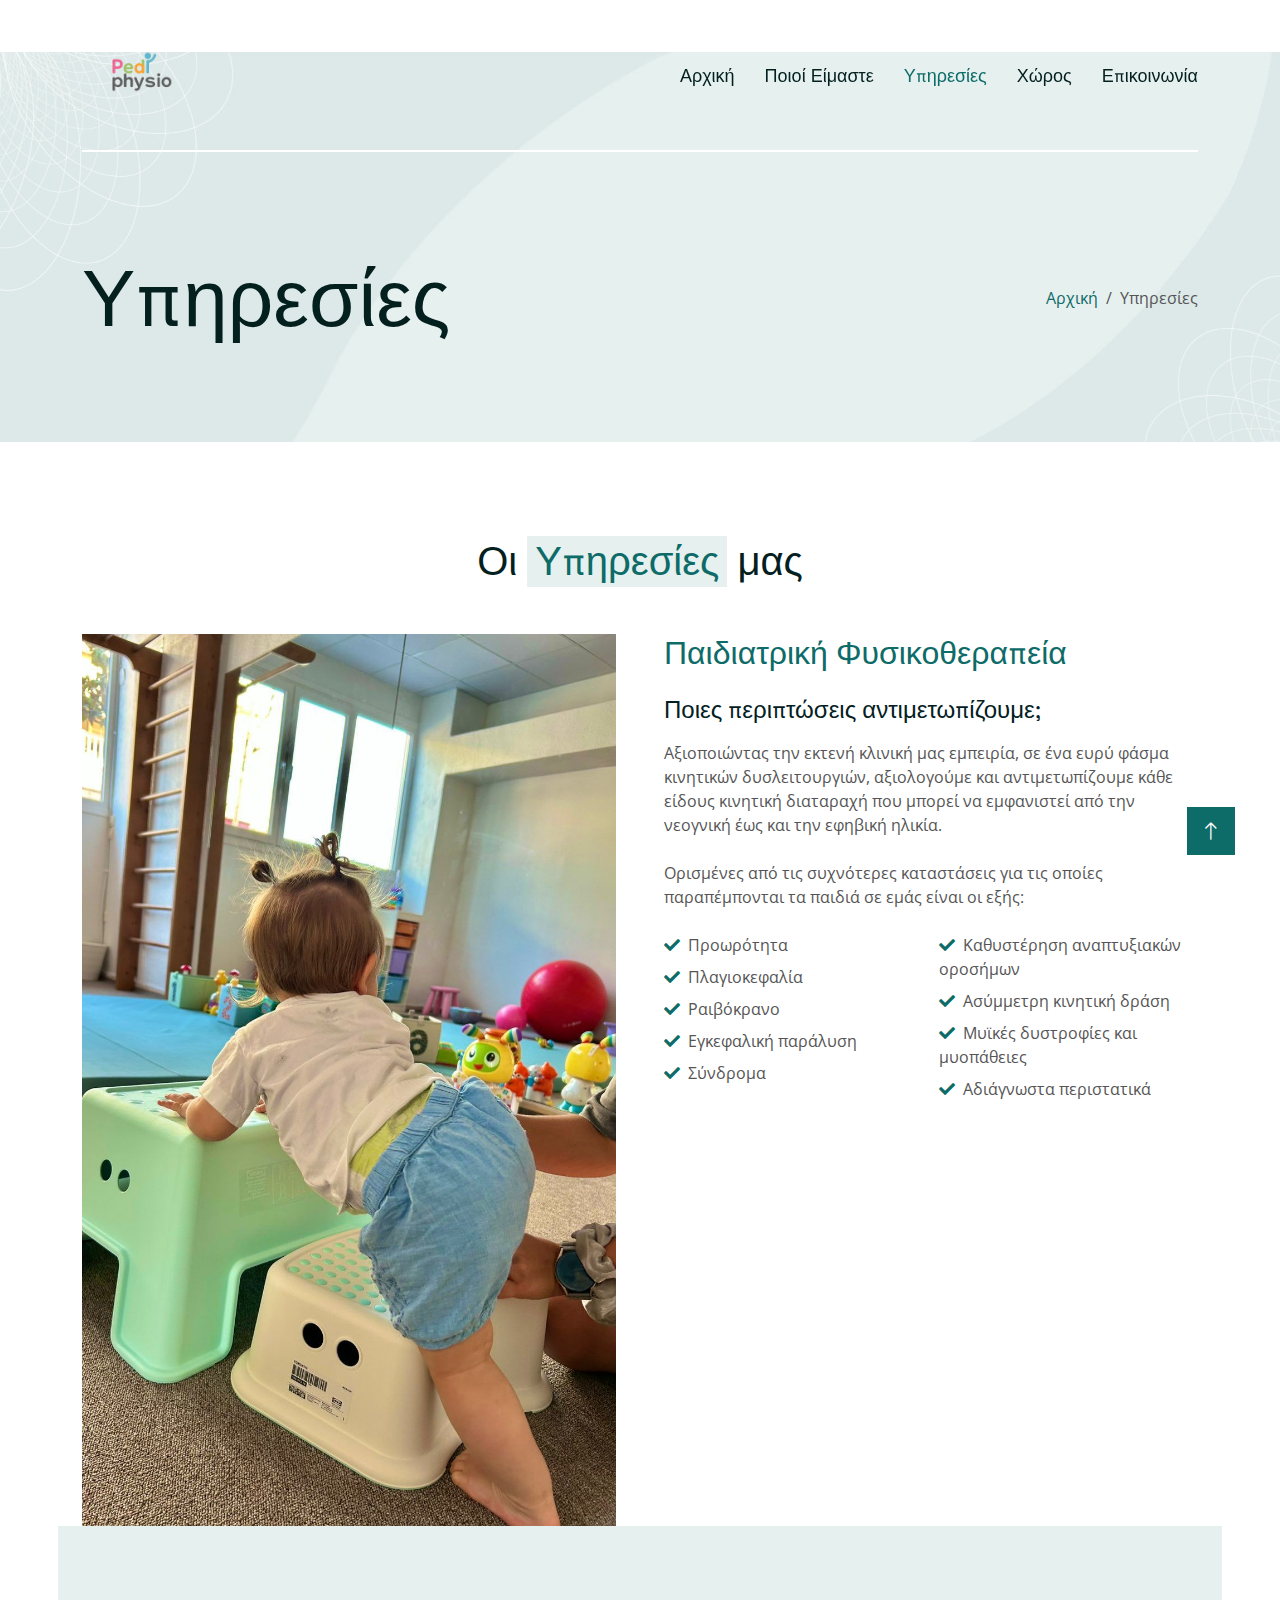
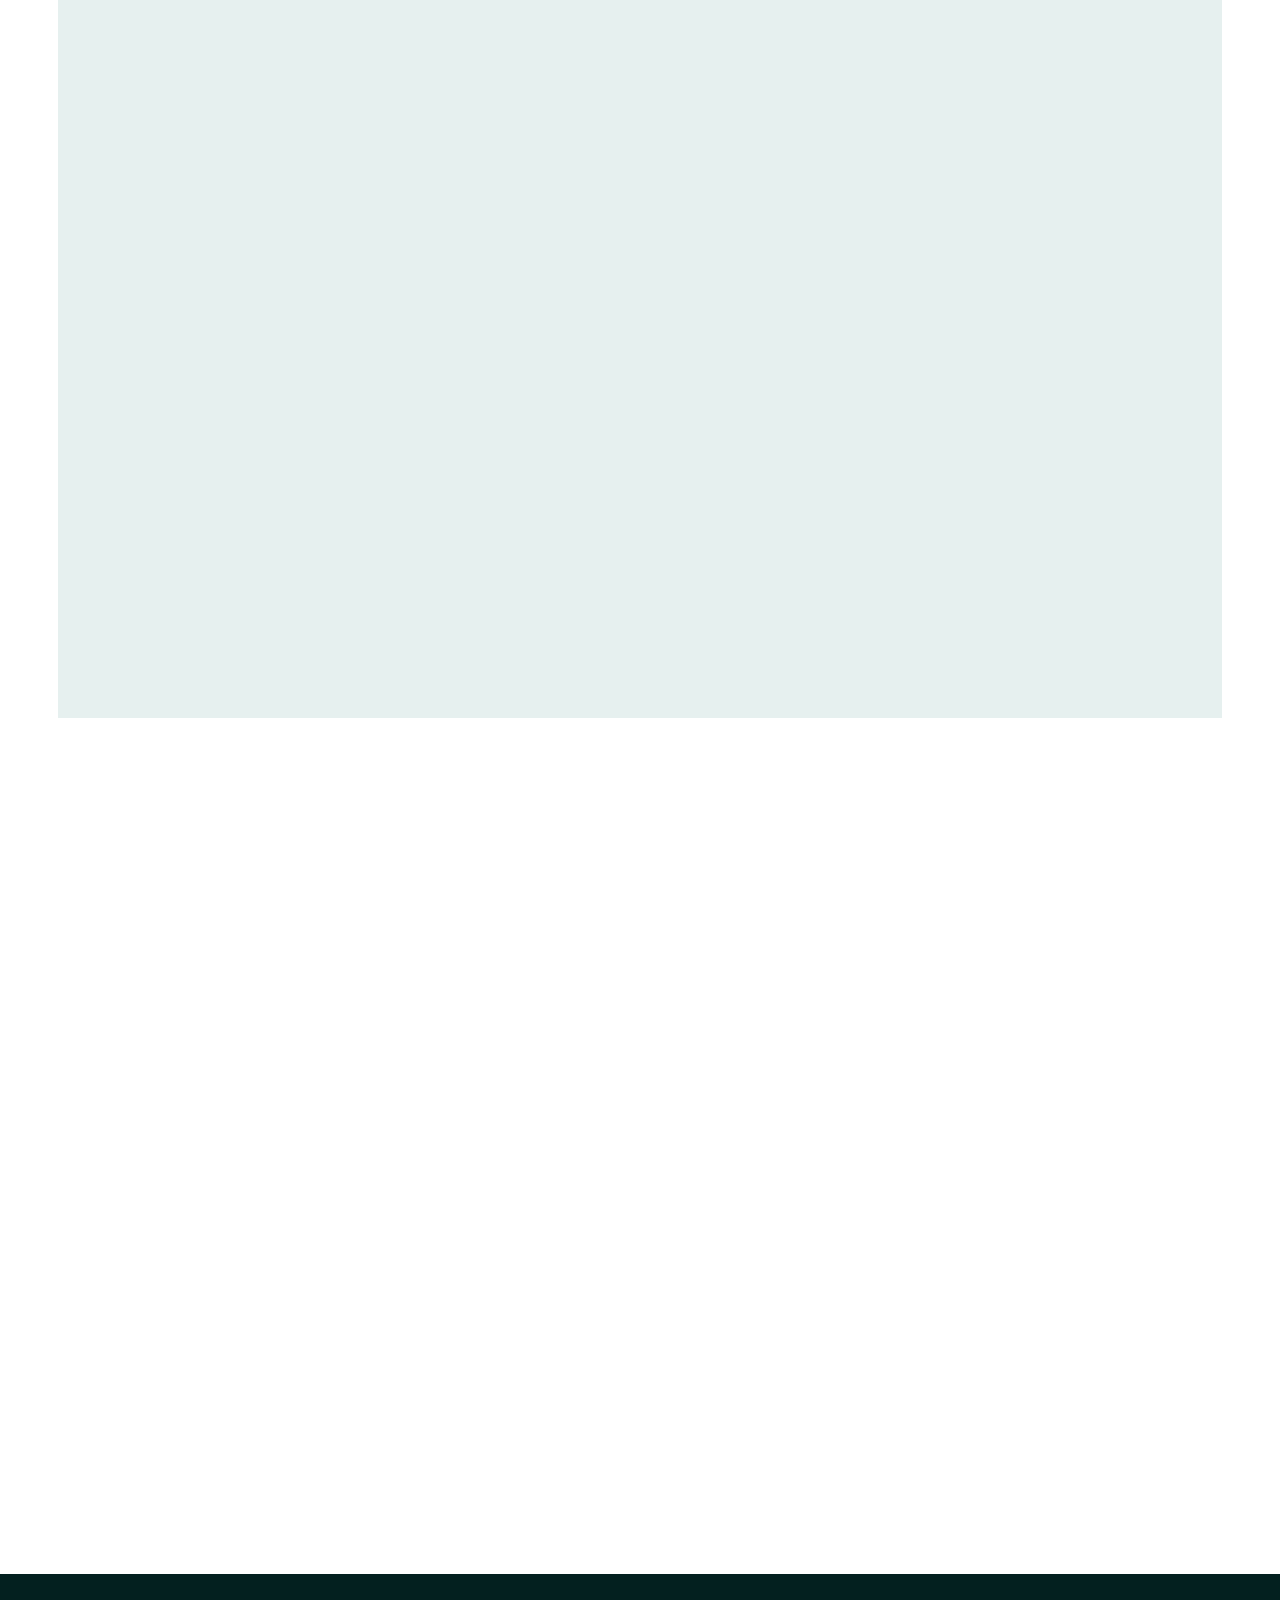
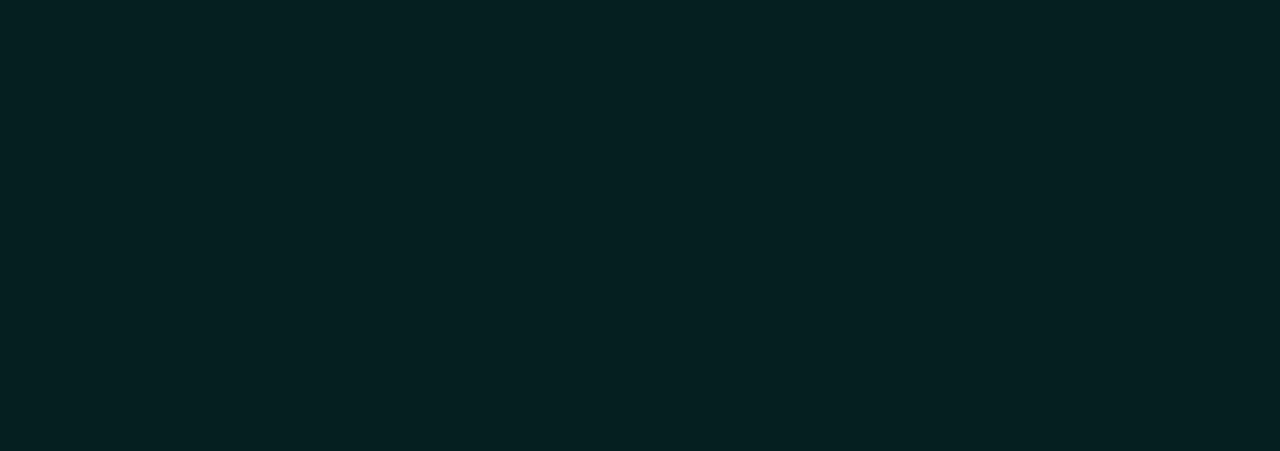
<file: service.html>
<!DOCTYPE html>
<html lang="en">

<head>
    <meta charset="utf-8">
    <title>Υπηρεσίες - Pediphysio Παιδιατρική Φυσικοθεραπεία</title>
    <meta content="width=device-width, initial-scale=1.0" name="viewport">
    <meta content="παιδιατρική φυσικοθεραπεία, πρώιμη παρέμβαση, συμβουλευτική γονέων, αξιολόγηση" name="keywords">
    <meta content="Οι υπηρεσίες του Pediphysio: Παιδιατρική Φυσικοθεραπεία, Πρώιμη Παρέμβαση, Συμβουλευτική Γονέων και Αξιολόγηση" name="description">

    <!-- Google tag (gtag.js) -->
    <script async src="https://www.googletagmanager.com/gtag/js?id=AW-17615848475"></script>
    <script>
        window.dataLayer = window.dataLayer || [];
        function gtag(){dataLayer.push(arguments);} 
        gtag('js', new Date());

        gtag('config', 'AW-17615848475');
    </script>

    <!-- Favicon -->
    <link href="img/favicon.ico" rel="icon">

    <!-- Google Web Fonts -->
    <link rel="preconnect" href="https://fonts.googleapis.com">
    <link rel="preconnect" href="https://fonts.gstatic.com" crossorigin>
    <link href="https://fonts.googleapis.com/css2?family=Open+Sans&family=Space+Grotesk&family=Poppins:wght@300;400;500;600;700&display=swap" rel="stylesheet">

    <!-- Icon Font Stylesheet -->
    <link href="https://cdnjs.cloudflare.com/ajax/libs/font-awesome/5.10.0/css/all.min.css" rel="stylesheet">
    <link href="https://cdn.jsdelivr.net/npm/bootstrap-icons@1.4.1/font/bootstrap-icons.css" rel="stylesheet">

    <!-- Libraries Stylesheet -->
    <link href="lib/animate/animate.min.css" rel="stylesheet">
    <link href="lib/owlcarousel/assets/owl.carousel.min.css" rel="stylesheet">

    <!-- Customized Bootstrap Stylesheet -->
    <link href="css/bootstrap.min.css" rel="stylesheet">

    <!-- Template Stylesheet -->
    <link href="css/style.css?v=1.1" rel="stylesheet">
</head>

<body>
    <!-- Spinner Start -->
    <div id="spinner"
        class="show bg-white position-fixed translate-middle w-100 vh-100 top-50 start-50 d-flex align-items-center justify-content-center">
        <div class="spinner-grow text-primary" style="width: 3rem; height: 3rem;" role="status">
            <span class="sr-only">Loading...</span>
        </div>
    </div>
    <!-- Spinner End -->


    <!-- Navbar Start -->
    <div class="container-fluid sticky-top">
        <div class="container">
            <nav class="navbar navbar-expand-lg navbar-light border-bottom border-2 border-white">
                <a href="index.html" class="navbar-brand">
                    <img src="img/logo.png" alt="Pediphysio" style="height: 110px;">
                </a>
                <button type="button" class="navbar-toggler ms-auto me-0" data-bs-toggle="collapse"
                    data-bs-target="#navbarCollapse">
                    <span class="navbar-toggler-icon"></span>
                </button>
                <div class="collapse navbar-collapse" id="navbarCollapse">
                    <div class="navbar-nav ms-auto">
                        <a href="index.html" class="nav-item nav-link">Αρχική</a>
                        <a href="about.html" class="nav-item nav-link">Ποιοί Είμαστε</a>
                        <a href="service.html" class="nav-item nav-link active">Υπηρεσίες</a>
                        <a href="project.html" class="nav-item nav-link">Χώρος</a>
                        <a href="contact.html" class="nav-item nav-link">Επικοινωνία</a>
                    </div>
                </div>
            </nav>
        </div>
    </div>
    <!-- Navbar End -->


    <!-- Hero Start -->
    <div class="container-fluid pb-5 bg-primary hero-header">
        <div class="container py-5">
            <div class="row g-3 align-items-center">
                <div class="col-lg-6 text-center text-lg-start">
                    <h1 class="display-1 mb-0 animated slideInLeft">Υπηρεσίες</h1>
                </div>
                <div class="col-lg-6 animated slideInRight">
                    <nav aria-label="breadcrumb">
                        <ol class="breadcrumb justify-content-center justify-content-lg-end mb-0">
                            <li class="breadcrumb-item"><a class="text-primary" href="index.html">Αρχική</a></li>
                            <li class="breadcrumb-item text-secondary active" aria-current="page">Υπηρεσίες</li>
                        </ol>
                    </nav>
                </div>
            </div>
        </div>
    </div>
    <!-- Hero End -->


    <!-- Service Start -->
    <div class="container-fluid py-5">
        <div class="container py-5">
            <div class="text-center wow fadeIn" data-wow-delay="0.1s">
                <h1 class="mb-5">Οι <span class="text-primary bg-light px-2">Υπηρεσίες</span> μας</h1>
            </div>
            
            <!-- Παιδιατρική Φυσικοθεραπεία -->
            <div class="row g-5 mb-5">
                <div class="col-lg-6 wow fadeIn" data-wow-delay="0.1s">
                    <img class="img-fluid rounded" src="img/service-1.jpg" alt="Παιδιατρική Φυσικοθεραπεία">
                </div>
                <div class="col-lg-6 wow fadeIn" data-wow-delay="0.5s">
                    <h2 class="mb-4"><span class="text-primary">Παιδιατρική Φυσικοθεραπεία</span></h2>
                    <h4 class="mb-3">Ποιες περιπτώσεις αντιμετωπίζουμε;</h4>
                    <p class="mb-4">Αξιοποιώντας την εκτενή κλινική μας εμπειρία, σε ένα ευρύ φάσμα κινητικών δυσλειτουργιών, αξιολογούμε και αντιμετωπίζουμε κάθε είδους κινητική διαταραχή που μπορεί να εμφανιστεί από την νεογνική έως και την εφηβική ηλικία.</p>
                    <p class="mb-4">Ορισμένες από τις συχνότερες καταστάσεις για τις οποίες παραπέμπονται τα παιδιά σε εμάς είναι οι εξής:</p>
                    <div class="row g-3">
                        <div class="col-md-6">
                            <p class="mb-2"><i class="fa fa-check text-primary me-2"></i>Προωρότητα</p>
                            <p class="mb-2"><i class="fa fa-check text-primary me-2"></i>Πλαγιοκεφαλία</p>
                            <p class="mb-2"><i class="fa fa-check text-primary me-2"></i>Ραιβόκρανο</p>
                            <p class="mb-2"><i class="fa fa-check text-primary me-2"></i>Εγκεφαλική παράλυση</p>
                            <p class="mb-2"><i class="fa fa-check text-primary me-2"></i>Σύνδρομα</p>
                        </div>
                        <div class="col-md-6">
                            <p class="mb-2"><i class="fa fa-check text-primary me-2"></i>Καθυστέρηση αναπτυξιακών οροσήμων</p>
                            <p class="mb-2"><i class="fa fa-check text-primary me-2"></i>Ασύμμετρη κινητική δράση</p>
                            <p class="mb-2"><i class="fa fa-check text-primary me-2"></i>Μυϊκές δυστροφίες και μυοπάθειες</p>
                            <p class="mb-2"><i class="fa fa-check text-primary me-2"></i>Αδιάγνωστα περιστατικά</p>
                        </div>
                    </div>
                </div>
            </div>

            <!-- Πρώιμη Παρέμβαση -->
            <div class="row g-5 mb-5 bg-light p-5 rounded">
                <div class="col-lg-6 wow fadeIn" data-wow-delay="0.5s">
                    <h2 class="mb-4"><span class="text-primary">Πρώιμη Παρέμβαση</span></h2>
                    <p class="mb-4">Ο όρος πρώιμη παρέμβαση (Early intervention) χρησιμοποιείται Διεθνώς σε όλες τις επιστημονικές κοινότητες που ασχολούνται με την Παιδιατρική θεραπεία.</p>
                    <h5 class="mb-3">Μέσω της πρώιμης παρέμβασης στα βρεφάκια:</h5>
                    <p class="mb-4">Προλαμβάνουμε κινητικές δυσλειτουργίες, υποστηρίζουμε την αισθητικοκινητική ανάπτυξη, ενισχύουμε την αλληλεπίδραση του βρέφους με το περιβάλλον και επιπλέον και υποστηρίζουμε την οικογένεια.</p>
                    <p class="mb-0">Σύμφωνα με την εμπειρία μας, μέσω της πρώιμης παρέμβασης μειώνονται οι χρόνοι αποκατάστασης και αποκλείεται σε μεγάλο βαθμό η διάχυση της παθολογίας προς άλλους τομείς και καταλήγουμε στο καλύτερο τελικό λειτουργικό αποτέλεσμα.</p>
                </div>
                <div class="col-lg-6 wow fadeIn" data-wow-delay="0.1s">
                    <img class="img-fluid rounded" src="img/service-2.jpg" alt="Πρώιμη Παρέμβαση">
                </div>
            </div>

            <!-- Επιπλέον υπηρεσίες -->
            <div class="row g-5">
                <div class="col-lg-6 wow fadeIn" data-wow-delay="0.1s">
                    <img class="img-fluid rounded" src="img/service-3.jpg" alt="Επιπλέον Υπηρεσίες">
                </div>
                <div class="col-lg-6 wow fadeIn" data-wow-delay="0.5s">
                    <h2 class="mb-4"><span class="text-primary">Επιπλέον υπηρεσίες</span></h2>
                    <div class="row g-3">
                        <div class="col-12">
                            <p class="mb-3"><i class="fa fa-clipboard-list text-primary me-2"></i><strong>Αξιολόγηση κινητικών δεξιοτήτων και σύνταξη reports</strong></p>
                            <p class="mb-3"><i class="fa fa-users text-primary me-2"></i><strong>Συμβουλευτική γονέων</strong></p>
                            <p class="mb-3"><i class="fa fa-video text-primary me-2"></i><strong>Βιντεοσκοπήσεις περιστατικών</strong> για λόγους αναφοράς ή και παροχή σημαντικών πληροφοριών σε ιατρούς</p>
                            <p class="mb-3"><i class="fa fa-graduation-cap text-primary me-2"></i><strong>Εκπαιδευτικές ημερίδες για γιατρούς</strong></p>
                            <p class="mb-3"><i class="fa fa-heart text-primary me-2"></i><strong>Εκπαιδευτικές ημερίδες για γονείς</strong></p>
                            <p class="mb-0"><i class="fa fa-eye text-primary me-2"></i><strong>Ανοιχτές ώρες παρακολούθησης</strong> περιστατικών και θεραπειών από ιατρούς και λοιπές ειδικότητες</p>
                        </div>
                    </div>
                    <div class="d-flex align-items-center bg-primary p-4 rounded mt-4">
                        <div class="btn-square flex-shrink-0 bg-white me-3" style="width: 80px; height: 80px;">
                            <i class="fa fa-phone fa-2x text-primary"></i>
                        </div>
                        <div>
                            <h4 class="text-white mb-1">+30 6980822886</h4>
                            <span class="text-white">Καλέστε μας για να κλείσετε το ραντεβού σας</span>
                        </div>
                    </div>
                </div>
            </div>
        </div>
    </div>
    <!-- Service End -->






    <!-- Footer Start -->
    <div class="container-fluid bg-dark text-white-50 footer pt-5">
        <div class="container py-5">
            <div class="row g-5">
                <div class="col-md-6 col-lg-3 wow fadeIn" data-wow-delay="0.1s">
                    <a href="index.html" class="d-inline-block mb-3">
                        <h1 class="text-white">Pediphysio</h1>
                    </a>
                    <p class="mb-0">Εξειδικευμένες υπηρεσίες Παιδιατρικής Φυσικοθεραπείας σε βρέφη, παιδιά και εφήβους. Ολιστική προσέγγιση με σύγχρονα επιστημονικά εργαλεία και εξατομικευμένες παρεμβάσεις.</p>
                </div>
                <div class="col-md-6 col-lg-3 wow fadeIn" data-wow-delay="0.3s">
                    <h5 class="text-white mb-4">Επικοινωνία</h5>
                    <p><i class="fa fa-map-marker-alt me-3"></i>Πολυτεχνείου 44, Ευκαρπία, Θεσσαλονίκη</p>
                    <p><i class="fa fa-phone-alt me-3"></i>+30 6980822886</p>
                    <p><i class="fa fa-envelope me-3"></i>Pediphysio.info@gmail.com</p>
                    <div class="d-flex pt-2">
                        <a class="btn btn-outline-primary btn-square border-2 me-2" href="https://www.facebook.com/Pediphysio" target="_blank" rel="noopener noreferrer"><i
                                class="fab fa-facebook-f"></i></a>
                        <a class="btn btn-outline-primary btn-square border-2" href="https://www.instagram.com/pediphysio_" target="_blank" rel="noopener noreferrer"><i
                                class="fab fa-instagram"></i></a>
                    </div>
                </div>
                <div class="col-md-6 col-lg-3 wow fadeIn" data-wow-delay="0.5s">
                    <h5 class="text-white mb-4">Ωράριο Λειτουργίας</h5>
                    <p class="text-white-50 mb-1">Δευτέρα - Παρασκευή</p>
                    <p class="text-white mb-3">9:00 π.μ. - 9:00 μ.μ.</p>
                    <p class="text-white-50 mb-1">Σάββατο - Κυριακή</p>
                    <p class="text-white mb-0">Κλειστά</p>
                </div>
                <div class="col-md-6 col-lg-3 wow fadeIn" data-wow-delay="0.7s">
                    <h5 class="text-white mb-4">Οι Υπηρεσίες μας</h5>
                    <a class="btn btn-link" href="#!">Παιδιατρική Φυσικοθεραπεία</a>
                    <a class="btn btn-link" href="#!">Πρώιμη Παρέμβαση</a>
                    <a class="btn btn-link" href="#!">Συμβουλευτική Γονέων</a>
                    <a class="btn btn-link" href="#!">Αξιολόγηση & Reports</a>
                    <a class="btn btn-link" href="#!">Εκπαιδευτικές Ημερίδες</a>
                </div>
            </div>
        </div>
        <div class="container wow fadeIn" data-wow-delay="0.1s">
            <div class="copyright">
                <div class="row">
                    <div class="col-md-6 text-center text-md-start mb-3 mb-md-0">
                        &copy; <a class="border-bottom" href="#!">Pediphysio</a>, All Right Reserved.

                        <!--/*** This template is free as long as you keep the below author’s credit link/attribution link/backlink. ***/-->
                        <!--/*** If you'd like to use the template without the below author’s credit link/attribution link/backlink, ***/-->
                        <!--/*** you can purchase the Credit Removal License from "https://htmlcodex.com/credit-removal". ***/-->
                        Designed By <a class="border-bottom" href="https://htmlcodex.com">HTML Codex</a>. Distributed by
                        <a class="border-bottom" href="https://themewagon.com" target="_blank">ThemeWagon</a>
                    </div>
                    <div class="col-md-6 text-center text-md-end">
                        <div class="footer-menu">
                            <a href="index.html">Αρχική</a>
                            <a href="about.html">Ποιοί Είμαστε</a>
                            <a href="service.html">Υπηρεσίες</a>
                            <a href="contact.html">Επικοινωνία</a>
                        </div>
                    </div>
                </div>
            </div>
        </div>
    </div>
    <!-- Footer End -->


    <!-- Back to Top -->
    <a href="#!" class="btn btn-lg btn-primary btn-lg-square back-to-top"><i class="bi bi-arrow-up"></i></a>


    <!-- JavaScript Libraries -->
    <script src="https://ajax.googleapis.com/ajax/libs/jquery/3.6.1/jquery.min.js"></script>
    <script src="https://cdn.jsdelivr.net/npm/bootstrap@5.0.0/dist/js/bootstrap.bundle.min.js"></script>
    <script src="lib/wow/wow.min.js"></script>
    <script src="lib/easing/easing.min.js"></script>
    <script src="lib/waypoints/waypoints.min.js"></script>
    <script src="lib/owlcarousel/owl.carousel.min.js"></script>

    <!-- Template Javascript -->
    <script src="js/main.js?v=1.1"></script>
</body>

</html>
</file>
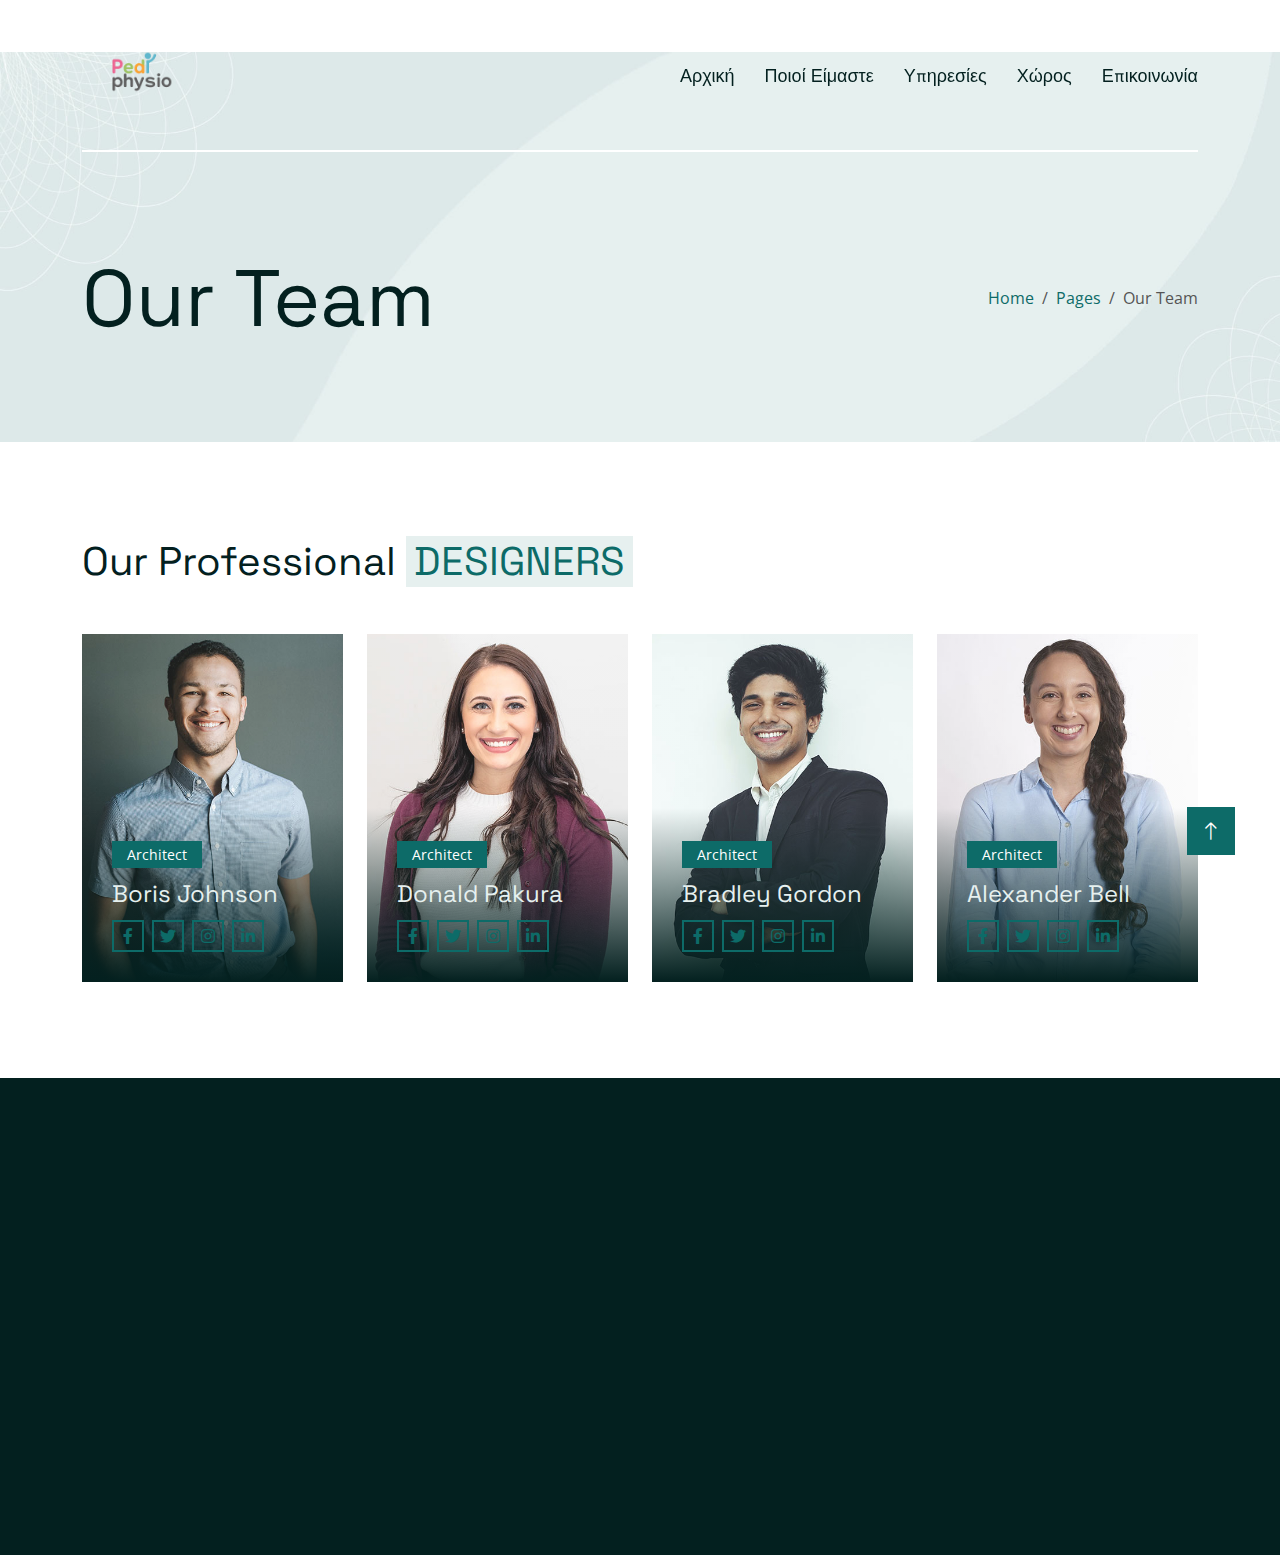
<file: team.html>
<!DOCTYPE html>
<html lang="en">

<head>
    <meta charset="utf-8">
    <title>Η Ομάδα - Pediphysio Παιδιατρική Φυσικοθεραπεία</title>
    <meta content="width=device-width, initial-scale=1.0" name="viewport">
    <meta content="" name="keywords">
    <meta content="" name="description">

    <!-- Google tag (gtag.js) -->
    <script async src="https://www.googletagmanager.com/gtag/js?id=AW-17615848475"></script>
    <script>
        window.dataLayer = window.dataLayer || [];
        function gtag(){dataLayer.push(arguments);} 
        gtag('js', new Date());

        gtag('config', 'AW-17615848475');
    </script>

    <!-- Favicon -->
    <link href="img/favicon.ico" rel="icon">

    <!-- Google Web Fonts -->
    <link rel="preconnect" href="https://fonts.googleapis.com">
    <link rel="preconnect" href="https://fonts.gstatic.com" crossorigin>
    <link href="https://fonts.googleapis.com/css2?family=Open+Sans&family=Space+Grotesk&family=Poppins:wght@300;400;500;600;700&display=swap" rel="stylesheet">

    <!-- Icon Font Stylesheet -->
    <link href="https://cdnjs.cloudflare.com/ajax/libs/font-awesome/5.10.0/css/all.min.css" rel="stylesheet">
    <link href="https://cdn.jsdelivr.net/npm/bootstrap-icons@1.4.1/font/bootstrap-icons.css" rel="stylesheet">

    <!-- Libraries Stylesheet -->
    <link href="lib/animate/animate.min.css" rel="stylesheet">
    <link href="lib/owlcarousel/assets/owl.carousel.min.css" rel="stylesheet">

    <!-- Customized Bootstrap Stylesheet -->
    <link href="css/bootstrap.min.css" rel="stylesheet">

    <!-- Template Stylesheet -->
    <link href="css/style.css" rel="stylesheet">
</head>

<body>
    <!-- Spinner Start -->
    <div id="spinner"
        class="show bg-white position-fixed translate-middle w-100 vh-100 top-50 start-50 d-flex align-items-center justify-content-center">
        <div class="spinner-grow text-primary" style="width: 3rem; height: 3rem;" role="status">
            <span class="sr-only">Loading...</span>
        </div>
    </div>
    <!-- Spinner End -->


    <!-- Navbar Start -->
    <div class="container-fluid sticky-top">
        <div class="container">
            <nav class="navbar navbar-expand-lg navbar-light border-bottom border-2 border-white">
                <a href="index.html" class="navbar-brand">
                    <img src="img/logo.png" alt="Pediphysio" style="height: 110px;">
                </a>
                <button type="button" class="navbar-toggler ms-auto me-0" data-bs-toggle="collapse"
                    data-bs-target="#navbarCollapse">
                    <span class="navbar-toggler-icon"></span>
                </button>
                <div class="collapse navbar-collapse" id="navbarCollapse">
                    <div class="navbar-nav ms-auto">
                        <a href="index.html" class="nav-item nav-link">Αρχική</a>
                        <a href="about.html" class="nav-item nav-link">Ποιοί Είμαστε</a>
                        <a href="service.html" class="nav-item nav-link">Υπηρεσίες</a>
                        <a href="project.html" class="nav-item nav-link">Χώρος</a>
                        <a href="contact.html" class="nav-item nav-link">Επικοινωνία</a>
                    </div>
                </div>
            </nav>
        </div>
    </div>
    <!-- Navbar End -->


    <!-- Hero Start -->
    <div class="container-fluid pb-5 bg-primary hero-header">
        <div class="container py-5">
            <div class="row g-3 align-items-center">
                <div class="col-lg-6 text-center text-lg-start">
                    <h1 class="display-1 mb-0 animated slideInLeft">Our Team</h1>
                </div>
                <div class="col-lg-6 animated slideInRight">
                    <nav aria-label="breadcrumb">
                        <ol class="breadcrumb justify-content-center justify-content-lg-end mb-0">
                            <li class="breadcrumb-item"><a class="text-primary" href="#!">Home</a></li>
                            <li class="breadcrumb-item"><a class="text-primary" href="#!">Pages</a></li>
                            <li class="breadcrumb-item text-secondary active" aria-current="page">Our Team</li>
                        </ol>
                    </nav>
                </div>
            </div>
        </div>
    </div>
    <!-- Hero End -->


    <!-- Team Start -->
    <div class="container-fluid py-5">
        <div class="container py-5">
            <h1 class="mb-5">Our Professional <span class="text-uppercase text-primary bg-light px-2">Designers</span>
            </h1>
            <div class="row g-4">
                <div class="col-md-6 col-lg-3 wow fadeIn" data-wow-delay="0.1s">
                    <div class="team-item position-relative overflow-hidden">
                        <img class="img-fluid w-100" src="img/team-1.jpg" alt="">
                        <div class="team-overlay">
                            <small class="mb-2">Architect</small>
                            <h4 class="lh-base text-light">Boris Johnson</h4>
                            <div class="d-flex justify-content-center">
                                <a class="btn btn-outline-primary btn-sm-square border-2 me-2" href="#!">
                                    <i class="fab fa-facebook-f"></i>
                                </a>
                                <a class="btn btn-outline-primary btn-sm-square border-2 me-2" href="#!">
                                    <i class="fab fa-twitter"></i>
                                </a>
                                <a class="btn btn-outline-primary btn-sm-square border-2 me-2" href="#!">
                                    <i class="fab fa-instagram"></i>
                                </a>
                                <a class="btn btn-outline-primary btn-sm-square border-2 me-2" href="#!">
                                    <i class="fab fa-linkedin-in"></i>
                                </a>
                            </div>
                        </div>
                    </div>
                </div>
                <div class="col-md-6 col-lg-3 wow fadeIn" data-wow-delay="0.3s">
                    <div class="team-item position-relative overflow-hidden">
                        <img class="img-fluid w-100" src="img/team-2.jpg" alt="">
                        <div class="team-overlay">
                            <small class="mb-2">Architect</small>
                            <h4 class="lh-base text-light">Donald Pakura</h4>
                            <div class="d-flex justify-content-center">
                                <a class="btn btn-outline-primary btn-sm-square border-2 me-2" href="#!">
                                    <i class="fab fa-facebook-f"></i>
                                </a>
                                <a class="btn btn-outline-primary btn-sm-square border-2 me-2" href="#!">
                                    <i class="fab fa-twitter"></i>
                                </a>
                                <a class="btn btn-outline-primary btn-sm-square border-2 me-2" href="#!">
                                    <i class="fab fa-instagram"></i>
                                </a>
                                <a class="btn btn-outline-primary btn-sm-square border-2 me-2" href="#!">
                                    <i class="fab fa-linkedin-in"></i>
                                </a>
                            </div>
                        </div>
                    </div>
                </div>
                <div class="col-md-6 col-lg-3 wow fadeIn" data-wow-delay="0.5s">
                    <div class="team-item position-relative overflow-hidden">
                        <img class="img-fluid w-100" src="img/team-3.jpg" alt="">
                        <div class="team-overlay">
                            <small class="mb-2">Architect</small>
                            <h4 class="lh-base text-light">Bradley Gordon</h4>
                            <div class="d-flex justify-content-center">
                                <a class="btn btn-outline-primary btn-sm-square border-2 me-2" href="#!">
                                    <i class="fab fa-facebook-f"></i>
                                </a>
                                <a class="btn btn-outline-primary btn-sm-square border-2 me-2" href="#!">
                                    <i class="fab fa-twitter"></i>
                                </a>
                                <a class="btn btn-outline-primary btn-sm-square border-2 me-2" href="#!">
                                    <i class="fab fa-instagram"></i>
                                </a>
                                <a class="btn btn-outline-primary btn-sm-square border-2 me-2" href="#!">
                                    <i class="fab fa-linkedin-in"></i>
                                </a>
                            </div>
                        </div>
                    </div>
                </div>
                <div class="col-md-6 col-lg-3 wow fadeIn" data-wow-delay="0.7s">
                    <div class="team-item position-relative overflow-hidden">
                        <img class="img-fluid w-100" src="img/team-4.jpg" alt="">
                        <div class="team-overlay">
                            <small class="mb-2">Architect</small>
                            <h4 class="lh-base text-light">Alexander Bell</h4>
                            <div class="d-flex justify-content-center">
                                <a class="btn btn-outline-primary btn-sm-square border-2 me-2" href="#!">
                                    <i class="fab fa-facebook-f"></i>
                                </a>
                                <a class="btn btn-outline-primary btn-sm-square border-2 me-2" href="#!">
                                    <i class="fab fa-twitter"></i>
                                </a>
                                <a class="btn btn-outline-primary btn-sm-square border-2 me-2" href="#!">
                                    <i class="fab fa-instagram"></i>
                                </a>
                                <a class="btn btn-outline-primary btn-sm-square border-2 me-2" href="#!">
                                    <i class="fab fa-linkedin-in"></i>
                                </a>
                            </div>
                        </div>
                    </div>
                </div>
            </div>
        </div>
    </div>
    <!-- Team End -->




    <!-- Footer Start -->
    <div class="container-fluid bg-dark text-white-50 footer pt-5">
        <div class="container py-5">
            <div class="row g-5">
                <div class="col-md-6 col-lg-3 wow fadeIn" data-wow-delay="0.1s">
                    <a href="index.html" class="d-inline-block mb-3">
                        <h1 class="text-white">Pediphysio</h1>
                    </a>
                    <p class="mb-0">Tempor erat elitr rebum at clita. Diam dolor diam ipsum et tempor sit. Aliqu diam
                        amet diam et eos labore. Clita erat ipsum et lorem et sit, sed stet no labore lorem sit. Sanctus
                        clita duo justo et tempor</p>
                </div>
                <div class="col-md-6 col-lg-3 wow fadeIn" data-wow-delay="0.3s">
                    <h5 class="text-white mb-4">Get In Touch</h5>
                    <p><i class="fa fa-map-marker-alt me-3"></i>123 Street, New York, USA</p>
                    <p><i class="fa fa-phone-alt me-3"></i>+012 345 67890</p>
                    <p><i class="fa fa-envelope me-3"></i>info@example.com</p>
                    <div class="d-flex pt-2">
                        <a class="btn btn-outline-primary btn-square border-2 me-2" href="https://www.facebook.com/Pediphysio" target="_blank" rel="noopener noreferrer"><i
                                class="fab fa-facebook-f"></i></a>
                        <a class="btn btn-outline-primary btn-square border-2" href="https://www.instagram.com/pediphysio_" target="_blank" rel="noopener noreferrer"><i
                                class="fab fa-instagram"></i></a>
                    </div>
                </div>
                <div class="col-md-6 col-lg-3 wow fadeIn" data-wow-delay="0.5s">
                    <h5 class="text-white mb-4">Popular Link</h5>
                    <a class="btn btn-link" href="#!">About Us</a>
                    <a class="btn btn-link" href="#!">Contact Us</a>
                    <a class="btn btn-link" href="#!">Privacy Policy</a>
                    <a class="btn btn-link" href="#!">Terms & Condition</a>
                    <a class="btn btn-link" href="#!">Career</a>
                </div>
                <div class="col-md-6 col-lg-3 wow fadeIn" data-wow-delay="0.7s">
                    <h5 class="text-white mb-4">Our Services</h5>
                    <a class="btn btn-link" href="#!">Interior Design</a>
                    <a class="btn btn-link" href="#!">Project Planning</a>
                    <a class="btn btn-link" href="#!">Renovation</a>
                    <a class="btn btn-link" href="#!">Implement</a>
                    <a class="btn btn-link" href="#!">Landscape Design</a>
                </div>
            </div>
        </div>
        <div class="container wow fadeIn" data-wow-delay="0.1s">
            <div class="copyright">
                <div class="row">
                    <div class="col-md-6 text-center text-md-start mb-3 mb-md-0">
                        &copy; <a class="border-bottom" href="#!">Your Site Name</a>, All Right Reserved.

                        <!--/*** This template is free as long as you keep the below author’s credit link/attribution link/backlink. ***/-->
                        <!--/*** If you'd like to use the template without the below author’s credit link/attribution link/backlink, ***/-->
                        <!--/*** you can purchase the Credit Removal License from "https://htmlcodex.com/credit-removal". ***/-->
                        Designed By <a class="border-bottom" href="https://htmlcodex.com">HTML Codex</a>. Distributed by
                        <a class="border-bottom" href="https://themewagon.com" target="_blank">ThemeWagon</a>
                    </div>
                    <div class="col-md-6 text-center text-md-end">
                        <div class="footer-menu">
                            <a href="#!">Home</a>
                            <a href="#!">Cookies</a>
                            <a href="#!">Help</a>
                            <a href="#!">FAQs</a>
                        </div>
                    </div>
                </div>
            </div>
        </div>
    </div>
    <!-- Footer End -->


    <!-- Back to Top -->
    <a href="#!" class="btn btn-lg btn-primary btn-lg-square back-to-top"><i class="bi bi-arrow-up"></i></a>


    <!-- JavaScript Libraries -->
    <script src="https://ajax.googleapis.com/ajax/libs/jquery/3.6.1/jquery.min.js"></script>
    <script src="https://cdn.jsdelivr.net/npm/bootstrap@5.0.0/dist/js/bootstrap.bundle.min.js"></script>
    <script src="lib/wow/wow.min.js"></script>
    <script src="lib/easing/easing.min.js"></script>
    <script src="lib/waypoints/waypoints.min.js"></script>
    <script src="lib/owlcarousel/owl.carousel.min.js"></script>

    <!-- Template Javascript -->
    <script src="js/main.js"></script>
</body>

</html>
</file>
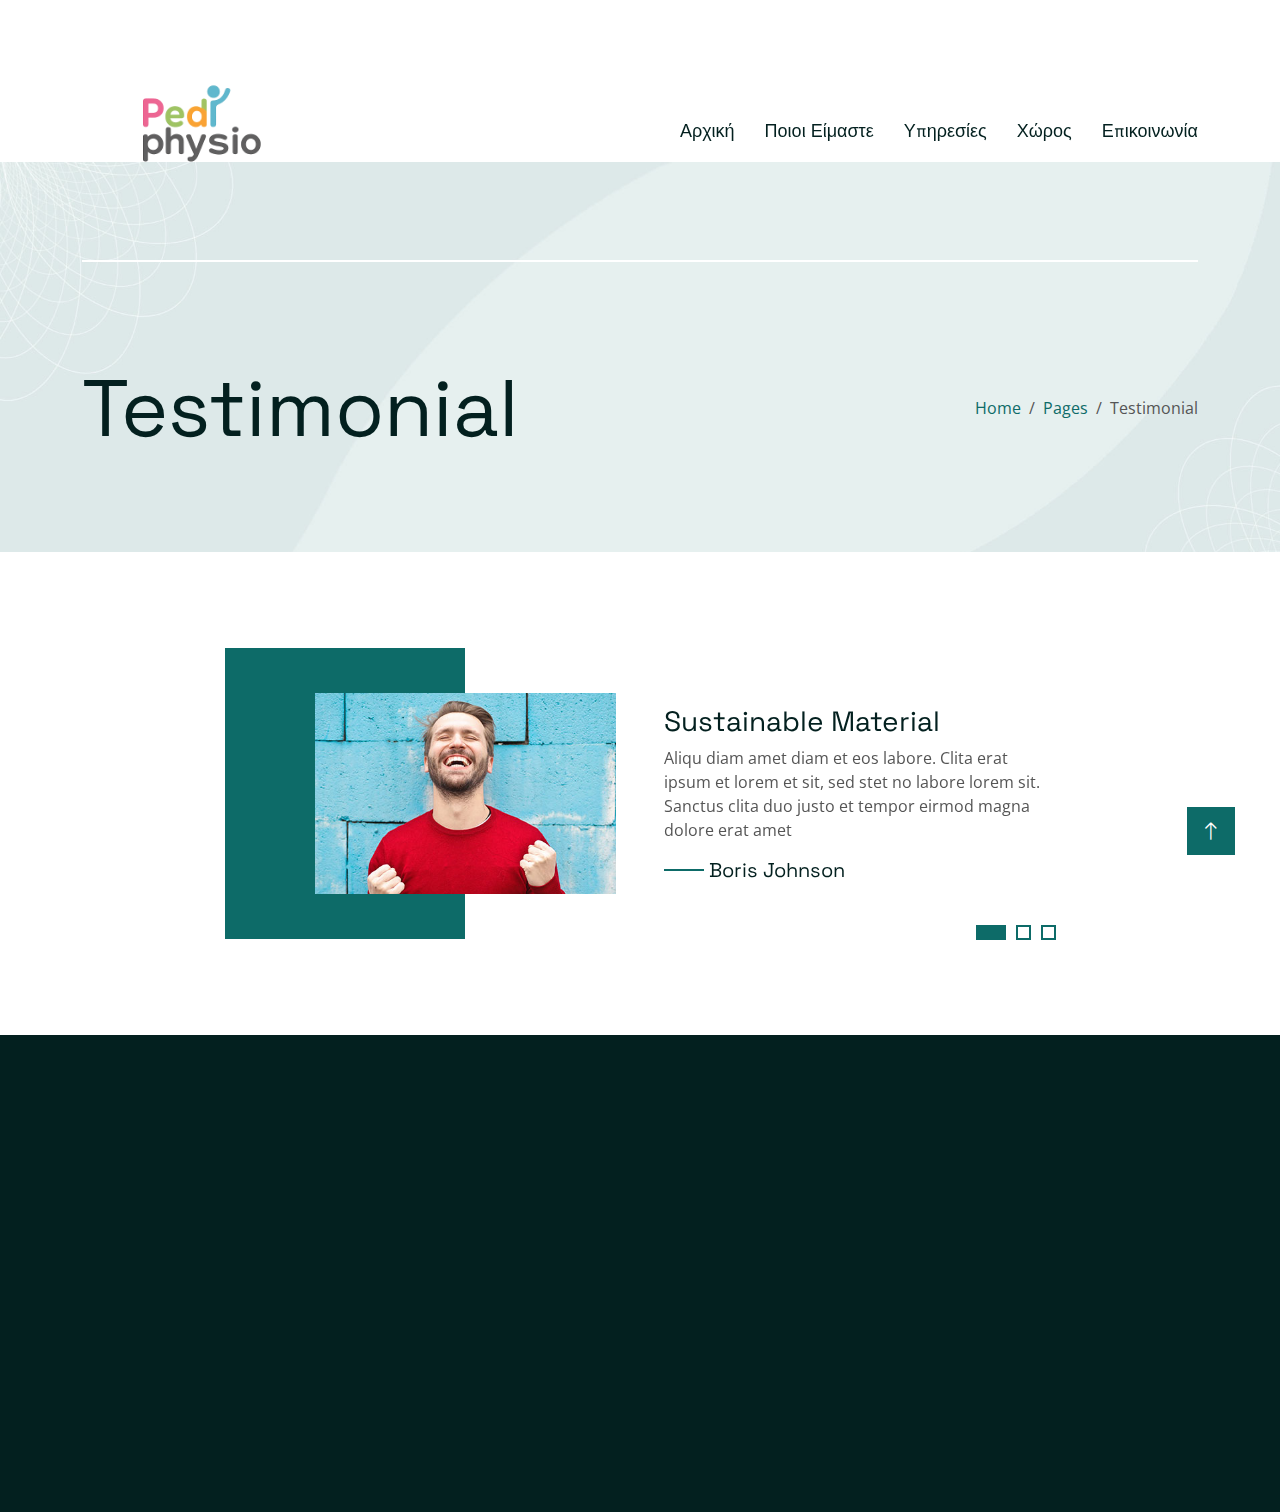
<file: testimonial.html>
<!DOCTYPE html>
<html lang="en">

<head>
    <meta charset="utf-8">
    <title>Μαρτυρίες - Pediphysio Παιδιατρική Φυσικοθεραπεία</title>
    <meta content="width=device-width, initial-scale=1.0" name="viewport">
    <meta content="" name="keywords">
    <meta content="" name="description">

    <!-- Favicon -->
    <link href="img/favicon.ico" rel="icon">

    <!-- Google Web Fonts -->
    <link rel="preconnect" href="https://fonts.googleapis.com">
    <link rel="preconnect" href="https://fonts.gstatic.com" crossorigin>
    <link href="https://fonts.googleapis.com/css2?family=Open+Sans&family=Space+Grotesk&display=swap" rel="stylesheet">

    <!-- Icon Font Stylesheet -->
    <link href="https://cdnjs.cloudflare.com/ajax/libs/font-awesome/5.10.0/css/all.min.css" rel="stylesheet">
    <link href="https://cdn.jsdelivr.net/npm/bootstrap-icons@1.4.1/font/bootstrap-icons.css" rel="stylesheet">

    <!-- Libraries Stylesheet -->
    <link href="lib/animate/animate.min.css" rel="stylesheet">
    <link href="lib/owlcarousel/assets/owl.carousel.min.css" rel="stylesheet">

    <!-- Customized Bootstrap Stylesheet -->
    <link href="css/bootstrap.min.css" rel="stylesheet">

    <!-- Template Stylesheet -->
    <link href="css/style.css" rel="stylesheet">
</head>

<body>
    <!-- Spinner Start -->
    <div id="spinner"
        class="show bg-white position-fixed translate-middle w-100 vh-100 top-50 start-50 d-flex align-items-center justify-content-center">
        <div class="spinner-grow text-primary" style="width: 3rem; height: 3rem;" role="status">
            <span class="sr-only">Loading...</span>
        </div>
    </div>
    <!-- Spinner End -->


    <!-- Navbar Start -->
    <div class="container-fluid sticky-top">
        <div class="container">
            <nav class="navbar navbar-expand-lg navbar-light border-bottom border-2 border-white">
                <a href="index.html" class="navbar-brand">
                    <img src="img/logo.png" alt="Pediphysio" style="height: 220px;">
                </a>
                <button type="button" class="navbar-toggler ms-auto me-0" data-bs-toggle="collapse"
                    data-bs-target="#navbarCollapse">
                    <span class="navbar-toggler-icon"></span>
                </button>
                <div class="collapse navbar-collapse" id="navbarCollapse">
                    <div class="navbar-nav ms-auto">
                        <a href="index.html" class="nav-item nav-link">Αρχική</a>
                        <a href="about.html" class="nav-item nav-link">Ποιοι Είμαστε</a>
                        <a href="service.html" class="nav-item nav-link">Υπηρεσίες</a>
                        <a href="project.html" class="nav-item nav-link">Χώρος</a>
                        <a href="contact.html" class="nav-item nav-link">Επικοινωνία</a>
                    </div>
                </div>
            </nav>
        </div>
    </div>
    <!-- Navbar End -->


    <!-- Hero Start -->
    <div class="container-fluid pb-5 bg-primary hero-header">
        <div class="container py-5">
            <div class="row g-3 align-items-center">
                <div class="col-lg-6 text-center text-lg-start">
                    <h1 class="display-1 mb-0 animated slideInLeft">Testimonial</h1>
                </div>
                <div class="col-lg-6 animated slideInRight">
                    <nav aria-label="breadcrumb">
                        <ol class="breadcrumb justify-content-center justify-content-lg-end mb-0">
                            <li class="breadcrumb-item"><a class="text-primary" href="#!">Home</a></li>
                            <li class="breadcrumb-item"><a class="text-primary" href="#!">Pages</a></li>
                            <li class="breadcrumb-item text-secondary active" aria-current="page">Testimonial</li>
                        </ol>
                    </nav>
                </div>
            </div>
        </div>
    </div>
    <!-- Hero End -->


    <!-- Testimonial Start -->
    <div class="container-xxl py-5">
        <div class="container py-5">
            <div class="row justify-content-center">
                <div class="col-md-12 col-lg-9">
                    <div class="owl-carousel testimonial-carousel wow fadeIn" data-wow-delay="0.2s">
                        <div class="testimonial-item">
                            <div class="row g-5 align-items-center">
                                <div class="col-md-6">
                                    <div class="testimonial-img">
                                        <img class="img-fluid" src="img/testimonial-1.jpg" alt="">
                                    </div>
                                </div>
                                <div class="col-md-6">
                                    <div class="testimonial-text pb-5 pb-md-0">
                                        <h3>Sustainable Material</h3>
                                        <p>Aliqu diam amet diam et eos labore. Clita erat ipsum et lorem et sit, sed
                                            stet no labore lorem sit. Sanctus clita duo justo et tempor eirmod magna
                                            dolore erat
                                            amet</p>
                                        <h5 class="mb-0">Boris Johnson</h5>
                                    </div>
                                </div>
                            </div>
                        </div>
                        <div class="testimonial-item">
                            <div class="row g-5 align-items-center">
                                <div class="col-md-6">
                                    <div class="testimonial-img">
                                        <img class="img-fluid" src="img/testimonial-2.jpg" alt="">
                                    </div>
                                </div>
                                <div class="col-md-6">
                                    <div class="testimonial-text pb-5 pb-md-0">
                                        <h3>Customer Satisfaction</h3>
                                        <p>Clita erat ipsum et lorem et sit, sed
                                            stet no labore lorem sit. Sanctus clita duo justo et tempor eirmod magna
                                            dolore erat
                                            amet</p>
                                        <h5 class="mb-0">Alexander Bell</h5>
                                    </div>
                                </div>
                            </div>
                        </div>
                        <div class="testimonial-item">
                            <div class="row g-5 align-items-center">
                                <div class="col-md-6">
                                    <div class="testimonial-img">
                                        <img class="img-fluid" src="img/testimonial-3.jpg" alt="">
                                    </div>
                                </div>
                                <div class="col-md-6">
                                    <div class="testimonial-text pb-5 pb-md-0">
                                        <h3>Budget Friendly</h3>
                                        <p>Diam amet diam et eos labore. Clita erat ipsum et lorem et sit, sed
                                            stet no labore lorem sit. Sanctus clita duo justo et tempor eirmod magna
                                            dolore erat
                                            amet</p>
                                        <h5 class="mb-0">Bradley Gordon</h5>
                                    </div>
                                </div>
                            </div>
                        </div>
                    </div>
                </div>
            </div>
        </div>
    </div>
    <!-- Testimonial End -->




    <!-- Footer Start -->
    <div class="container-fluid bg-dark text-white-50 footer pt-5">
        <div class="container py-5">
            <div class="row g-5">
                <div class="col-md-6 col-lg-3 wow fadeIn" data-wow-delay="0.1s">
                    <a href="index.html" class="d-inline-block mb-3">
                        <h1 class="text-white">iSTUDIO</h1>
                    </a>
                    <p class="mb-0">Tempor erat elitr rebum at clita. Diam dolor diam ipsum et tempor sit. Aliqu diam
                        amet diam et eos labore. Clita erat ipsum et lorem et sit, sed stet no labore lorem sit. Sanctus
                        clita duo justo et tempor</p>
                </div>
                <div class="col-md-6 col-lg-3 wow fadeIn" data-wow-delay="0.3s">
                    <h5 class="text-white mb-4">Get In Touch</h5>
                    <p><i class="fa fa-map-marker-alt me-3"></i>123 Street, New York, USA</p>
                    <p><i class="fa fa-phone-alt me-3"></i>+012 345 67890</p>
                    <p><i class="fa fa-envelope me-3"></i>info@example.com</p>
                    <div class="d-flex pt-2">
                        <a class="btn btn-outline-primary btn-square border-2 me-2" href="#!"><i
                                class="fab fa-twitter"></i></a>
                        <a class="btn btn-outline-primary btn-square border-2 me-2" href="#!"><i
                                class="fab fa-facebook-f"></i></a>
                        <a class="btn btn-outline-primary btn-square border-2 me-2" href="#!"><i
                                class="fab fa-youtube"></i></a>
                        <a class="btn btn-outline-primary btn-square border-2 me-2" href="#!"><i
                                class="fab fa-instagram"></i></a>
                        <a class="btn btn-outline-primary btn-square border-2 me-2" href="#!"><i
                                class="fab fa-linkedin-in"></i></a>
                    </div>
                </div>
                <div class="col-md-6 col-lg-3 wow fadeIn" data-wow-delay="0.5s">
                    <h5 class="text-white mb-4">Popular Link</h5>
                    <a class="btn btn-link" href="#!">About Us</a>
                    <a class="btn btn-link" href="#!">Contact Us</a>
                    <a class="btn btn-link" href="#!">Privacy Policy</a>
                    <a class="btn btn-link" href="#!">Terms & Condition</a>
                    <a class="btn btn-link" href="#!">Career</a>
                </div>
                <div class="col-md-6 col-lg-3 wow fadeIn" data-wow-delay="0.7s">
                    <h5 class="text-white mb-4">Our Services</h5>
                    <a class="btn btn-link" href="#!">Interior Design</a>
                    <a class="btn btn-link" href="#!">Project Planning</a>
                    <a class="btn btn-link" href="#!">Renovation</a>
                    <a class="btn btn-link" href="#!">Implement</a>
                    <a class="btn btn-link" href="#!">Landscape Design</a>
                </div>
            </div>
        </div>
        <div class="container wow fadeIn" data-wow-delay="0.1s">
            <div class="copyright">
                <div class="row">
                    <div class="col-md-6 text-center text-md-start mb-3 mb-md-0">
                        &copy; <a class="border-bottom" href="#!">Your Site Name</a>, All Right Reserved.

                        <!--/*** This template is free as long as you keep the below author’s credit link/attribution link/backlink. ***/-->
                        <!--/*** If you'd like to use the template without the below author’s credit link/attribution link/backlink, ***/-->
                        <!--/*** you can purchase the Credit Removal License from "https://htmlcodex.com/credit-removal". ***/-->
                        Designed By <a class="border-bottom" href="https://htmlcodex.com">HTML Codex</a>. Distributed by
                        <a class="border-bottom" href="https://themewagon.com" target="_blank">ThemeWagon</a>
                    </div>
                    <div class="col-md-6 text-center text-md-end">
                        <div class="footer-menu">
                            <a href="#!">Home</a>
                            <a href="#!">Cookies</a>
                            <a href="#!">Help</a>
                            <a href="#!">FAQs</a>
                        </div>
                    </div>
                </div>
            </div>
        </div>
    </div>
    <!-- Footer End -->


    <!-- Back to Top -->
    <a href="#!" class="btn btn-lg btn-primary btn-lg-square back-to-top"><i class="bi bi-arrow-up"></i></a>


    <!-- JavaScript Libraries -->
    <script src="https://ajax.googleapis.com/ajax/libs/jquery/3.6.1/jquery.min.js"></script>
    <script src="https://cdn.jsdelivr.net/npm/bootstrap@5.0.0/dist/js/bootstrap.bundle.min.js"></script>
    <script src="lib/wow/wow.min.js"></script>
    <script src="lib/easing/easing.min.js"></script>
    <script src="lib/waypoints/waypoints.min.js"></script>
    <script src="lib/owlcarousel/owl.carousel.min.js"></script>

    <!-- Template Javascript -->
    <script src="js/main.js"></script>
</body>

</html>
</file>
<file: css/style.css>
/********** Template CSS **********/

/*** Spinner ***/
#spinner {
    opacity: 0;
    visibility: hidden;
    transition: opacity .5s ease-out, visibility 0s linear .5s;
    z-index: 99999;
}

#spinner.show {
    transition: opacity .5s ease-out, visibility 0s linear 0s;
    visibility: visible;
    opacity: 1;
}

.back-to-top {
    position: fixed;
    display: none;
    right: 45px;
    bottom: 45px;
    z-index: 99;
}

/*** Button ***/
.btn {
    transition: .5s;
}

.btn-square {
    width: 38px;
    height: 38px;
}

.btn-sm-square {
    width: 32px;
    height: 32px;
}

.btn-lg-square {
    width: 48px;
    height: 48px;
}

.btn-square,
.btn-sm-square,
.btn-lg-square {
    padding: 0;
    display: flex;
    align-items: center;
    justify-content: center;
    font-weight: normal;
}


/*** Navbar ***/
.sticky-top {
    top: -150px;
    transition: .5s;
}

.navbar {
    padding: 15px 0;
    font-family: "Space Grotesk", sans-serif;
    font-size: 18px;
}

.navbar .navbar-nav .nav-link {
    margin-left: 30px;
    padding: 0;
    outline: none;
    color: var(--bs-dark);
}

.navbar .navbar-nav .nav-link:hover,
.navbar .navbar-nav .nav-link.active {
    color: var(--bs-primary)
}

.navbar .dropdown-toggle::after {
    border: none;
    content: "\f107";
    font-family: "Font Awesome 5 Free";
    font-weight: 900;
    vertical-align: middle;
    margin-left: 8px;
}

.navbar .dropdown-menu .dropdown-item:hover,
.navbar .dropdown-menu .dropdown-item.active {
    color: var(--bs-white);
    background: var(--bs-primary);
}

@media (max-width: 991.98px) {
    .navbar .navbar-nav .nav-link  {
        margin-left: 0;
        padding: 10px 0;
    }
}

@media (min-width: 992px) {
    .navbar .nav-item .dropdown-menu {
        display: block;
        border: none;
        margin-top: 0;
        top: 150%;
        opacity: 0;
        visibility: hidden;
        transition: .5s;
    }

    .navbar .nav-item:hover .dropdown-menu {
        top: 100%;
        visibility: visible;
        transition: .5s;
        opacity: 1;
    }
}


/*** Hero Header ***/
.hero-header {
    margin-top: -100px;
    padding-top: 150px;
    background: url(../img/hero-bg.jpg) top center no-repeat;
    background-size: cover;
}

.hero-header .breadcrumb-item+.breadcrumb-item::before {
    color: var(--light);
}

.header-carousel {
    position: relative;
    padding: 45px 90px 45px 0;
}

.header-carousel::before {
    position: absolute;
    content: "";
    top: 0;
    right: 0;
    width: calc(50% + 45px);
    height: 100%;
    background: var(--bs-primary);
    z-index: -1;
}

.header-carousel .owl-dots {
    position: absolute;
    top: 50%;
    right: 38px;
    transform: translateY(-50%);
    display: flex;
    flex-direction: column;
    align-items: center;
    justify-content: center;
}

.header-carousel .owl-dot {
    position: relative;
    display: inline-block;
    margin: 5px 0;
    width: 15px;
    height: 15px;
    border: 2px solid var(--bs-white);
    transition: .5s;
}

.header-carousel .owl-dot.active {
    height: 30px;
    background: var(--bs-white);
}


/*** About ***/
.about-img {
    position: relative;
    overflow: hidden;
}

.about-img::after {
    position: absolute;
    content: "";
    width: 100%;
    height: 100%;
    top: 0;
    left: 0;
    background: url(../img/bg-about-img.png) top left no-repeat;
    background-size: contain;
}


/*** Project ***/
.project-item img {
    transition: .5s;
}
  
.project-item:hover img {
    transform: scale(1.2);
}
  
.project-overlay {
    position: absolute;
    padding: 25px;
    width: 100%;
    height: 100%;
    top: 0;
    left: 0;
    display: flex;
    flex-direction: column;
    align-items: flex-start;
    justify-content: flex-end;
    background: linear-gradient(rgba(255, 255, 255, .1) 50%, var(--bs-dark));
    z-index: 1;
}


/*** Service ***/
.service-item {
    position: relative;
    padding: 30px 25px;
    transition: .5s;
}

.service-item.bg-primary:hover {
    background: var(--bs-light) !important;
}

.service-item.bg-primary p {
    color: var(--bs-light);
    transition: .5s;
}

.service-item.bg-primary:hover p {
    color: var(--bs-secondary);
}

.service-item.bg-light:hover {
    background: var(--bs-primary) !important;
}

.service-item.bg-light p {
    color: var(--bs-secondary);
    transition: .5s;
}

.service-item.bg-light:hover p {
    color: var(--bs-light);
}


.service-item .service-img h3 {
    position: absolute;
    top: 0;
    left: 0;
    padding: 0 12px 7px 0;
}

.service-item.bg-primary .service-img h3 {
    background: var(--bs-primary);
    color: var(--bs-white);
    transition: .5s;
}

.service-item.bg-primary:hover .service-img h3 {
    background: var(--bs-light);
    color: var(--bs-dark);
}

.service-item.bg-light .service-img h3 {
    background: var(--bs-light);
    color: var(--bs-dark);
    transition: .5s;
}

.service-item.bg-light:hover .service-img h3 {
    background: var(--bs-primary);
    color: var(--bs-white);
}


/*** Our Team ***/
.team-item img {
    transition: .5s;
}
  
.team-item:hover img {
    transform: scale(1.2);
}
  
.team-overlay {
    position: absolute;
    padding: 30px;
    width: 100%;
    height: 100%;
    top: 0;
    left: 0;
    display: flex;
    flex-direction: column;
    align-items: flex-start;
    justify-content: flex-end;
    background: linear-gradient(rgba(255, 255, 255, .1) 50%, var(--bs-dark));
    z-index: 1;
}

.team-overlay small {
    display: inline-block;
    padding: 3px 15px;
    color: var(--bs-white);
    background: var(--bs-primary);
}


/*** Testimonial ***/
.testimonial-img {
    position: relative;
    padding: 45px 0 45px 90px;
}

.testimonial-img::before {
    position: absolute;
    content: "";
    top: 0;
    left: 0;
    width: calc(50% + 45px);
    height: 100%;
    background: var(--bs-primary);
    z-index: -1;
}

.testimonial-text h5 {
    position: relative;
    padding-left: 45px;
}

.testimonial-text h5::before {
    position: absolute;
    content: "";
    top: 50%;
    left: 0;
    transform: translateY(-50%);
    width: 40px;
    height: 2px;
    background: var(--bs-primary);
}

.testimonial-carousel .owl-dots {
    position: absolute;
    height: 17px;
    bottom: 0;
    right: 0;
    left: auto;
}

.testimonial-carousel .owl-dot {
    position: relative;
    display: inline-block;
    margin-left: 10px;
    width: 15px;
    height: 15px;
    background: var(--bs-white);
    border: 2px solid var(--bs-primary);
    transition: .5s;
}

.testimonial-carousel .owl-dot.active {
    width: 30px;
    background: var(--bs-primary);
}

@media (max-width: 768px) {
    .testimonial-carousel .owl-dots {
        left: 0;
        right: auto;
    }

    .testimonial-carousel .owl-dot {
        margin-right: 10px;
        margin-left: 0;
    }
}


/*** Newsletter ***/
.newsletter {
    background: url(../img/hero-bg.jpg) bottom right no-repeat;
    background-size: cover;
}

@media (min-width: 992px) {
    .newsletter .container {
        max-width: 100% !important;
    }

    .newsletter .newsletter-text  {
        padding-right: calc(((100% - 960px) / 2) + .75rem);
    }
}

@media (min-width: 1200px) {
    .newsletter .newsletter-text  {
        padding-right: calc(((100% - 1140px) / 2) + .75rem);
    }
}

@media (min-width: 1400px) {
    .newsletter .newsletter-text  {
        padding-right: calc(((100% - 1320px) / 2) + .75rem);
    }
}


/*** Footer ***/
.footer .btn.btn-link {
    display: block;
    margin-bottom: 10px;
    padding: 0;
    text-align: left;
    color: rgba(255,255,255,.5);
    font-weight: normal;
    transition: .3s;
}

.footer .btn.btn-link:hover {
    color: var(--bs-white);
    letter-spacing: 1px;
    box-shadow: none;
}

.footer .btn.btn-link::before {
    position: relative;
    content: "\f105";
    font-family: "Font Awesome 5 Free";
    font-weight: 900;
    margin-right: 10px;
}

.footer .copyright {
    padding: 25px 0;
    font-size: 14px;
    border-top: 1px solid rgba(256, 256, 256, .1);
}

.footer .copyright a {
    color: rgba(255,255,255,.5);
}

.footer .copyright a:hover {
    color: var(--bs-white);
}

.footer .footer-menu a {
    margin-right: 15px;
    padding-right: 15px;
    border-right: 1px solid rgba(255, 255, 255, .1);
}

.footer .footer-menu a:last-child {
    margin-right: 0;
    padding-right: 0;
    border-right: none;
}
</file>
